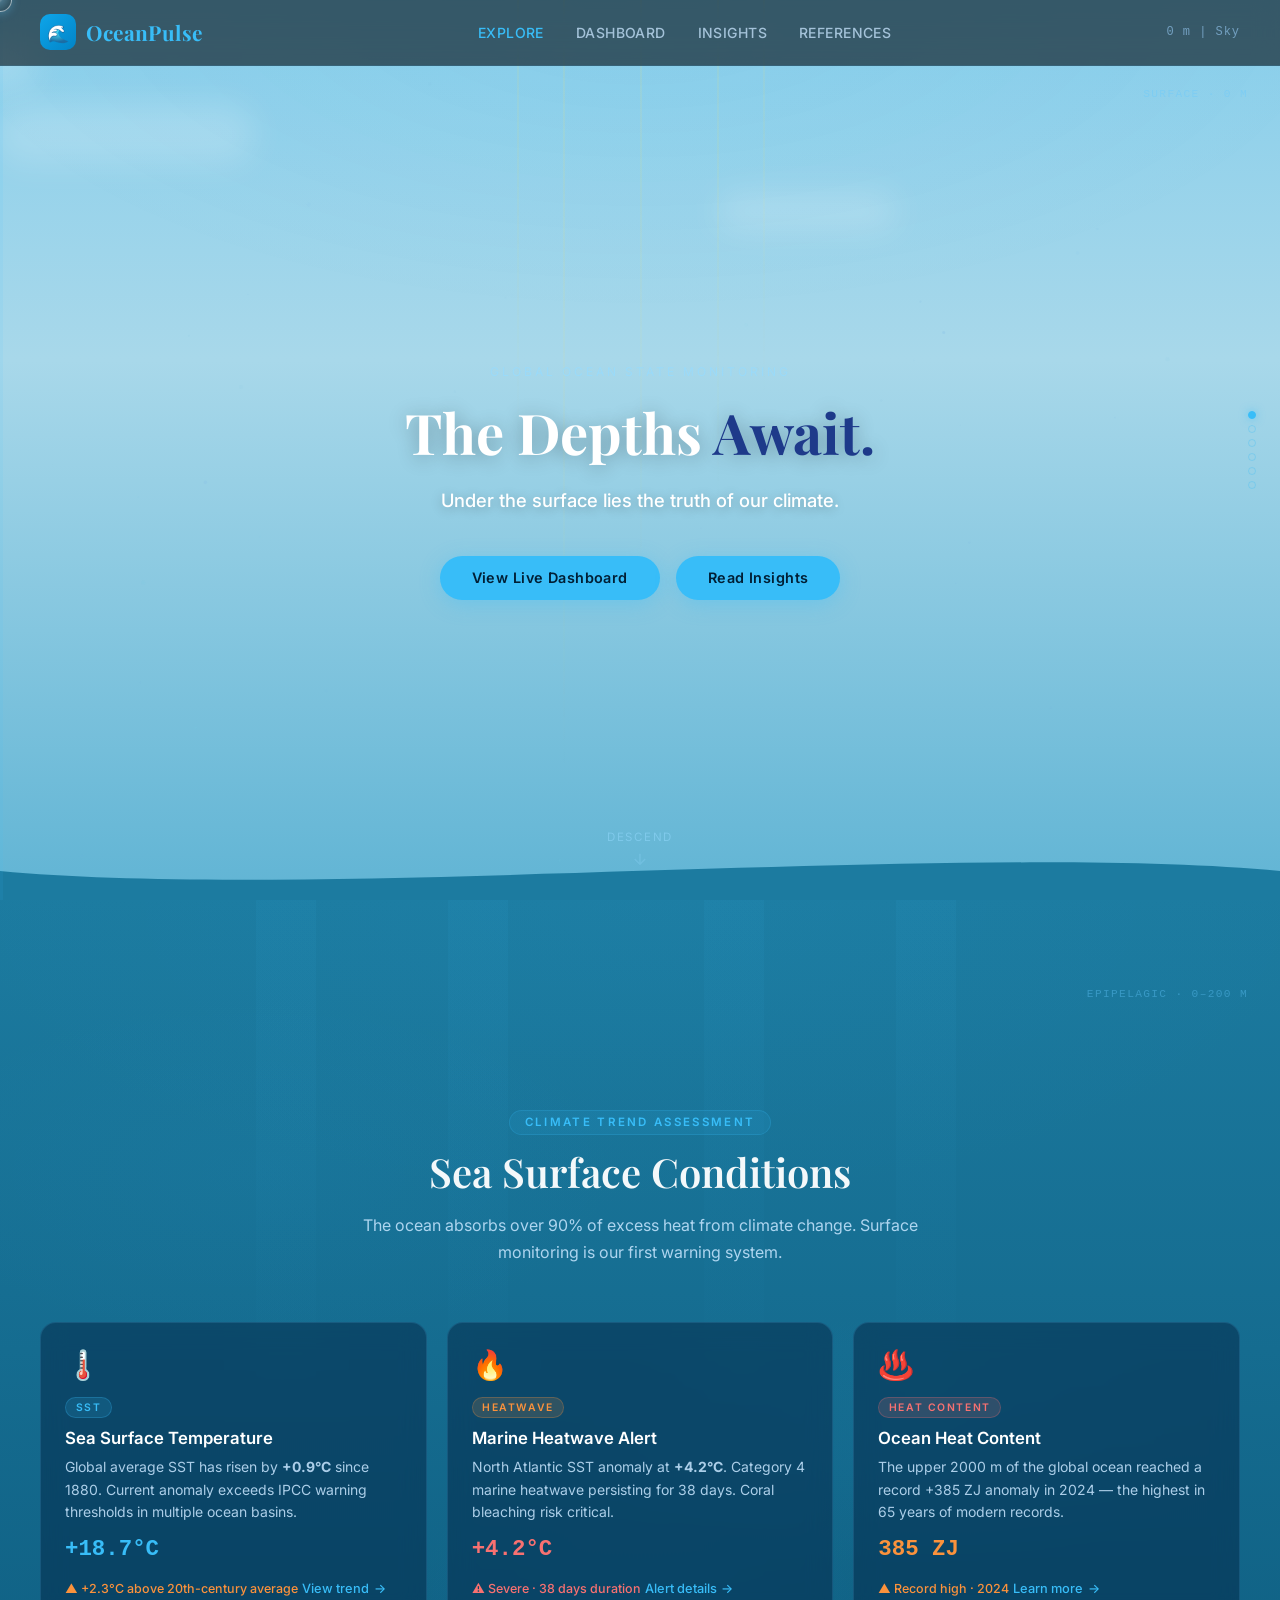
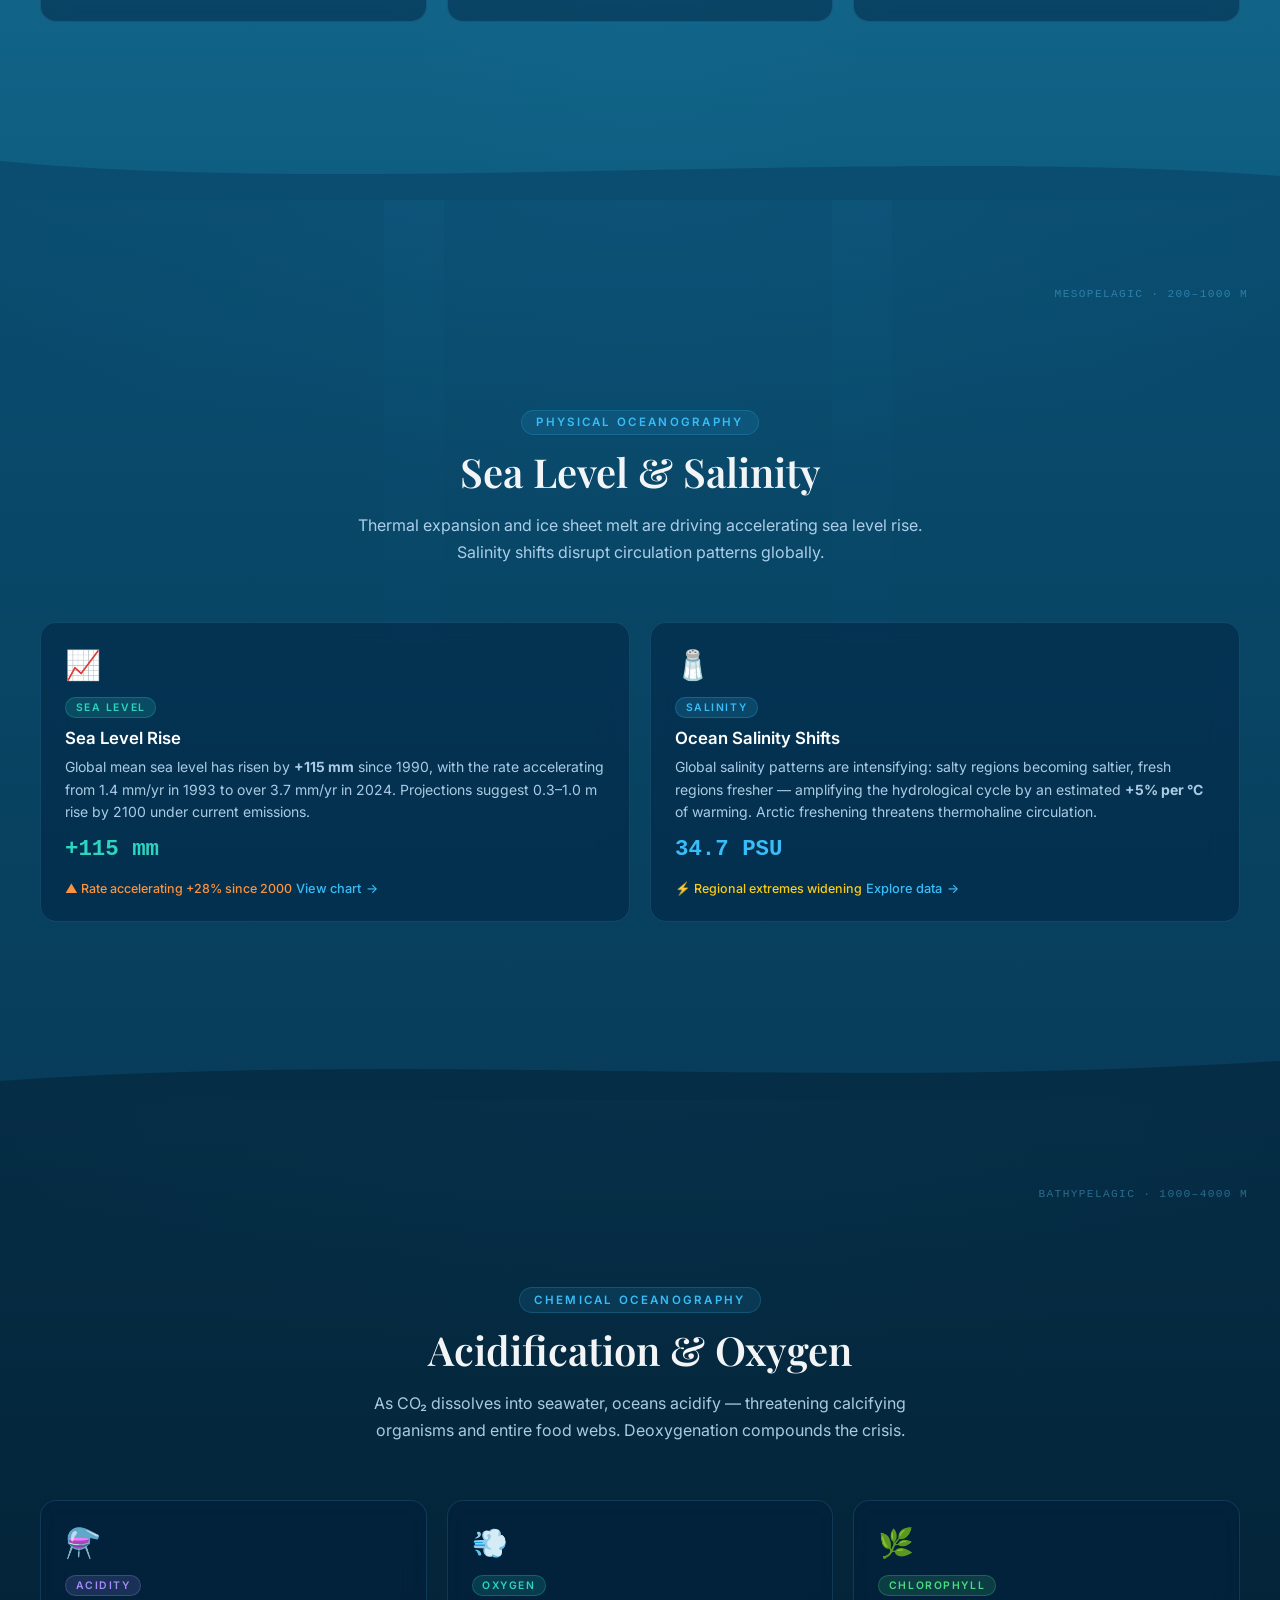
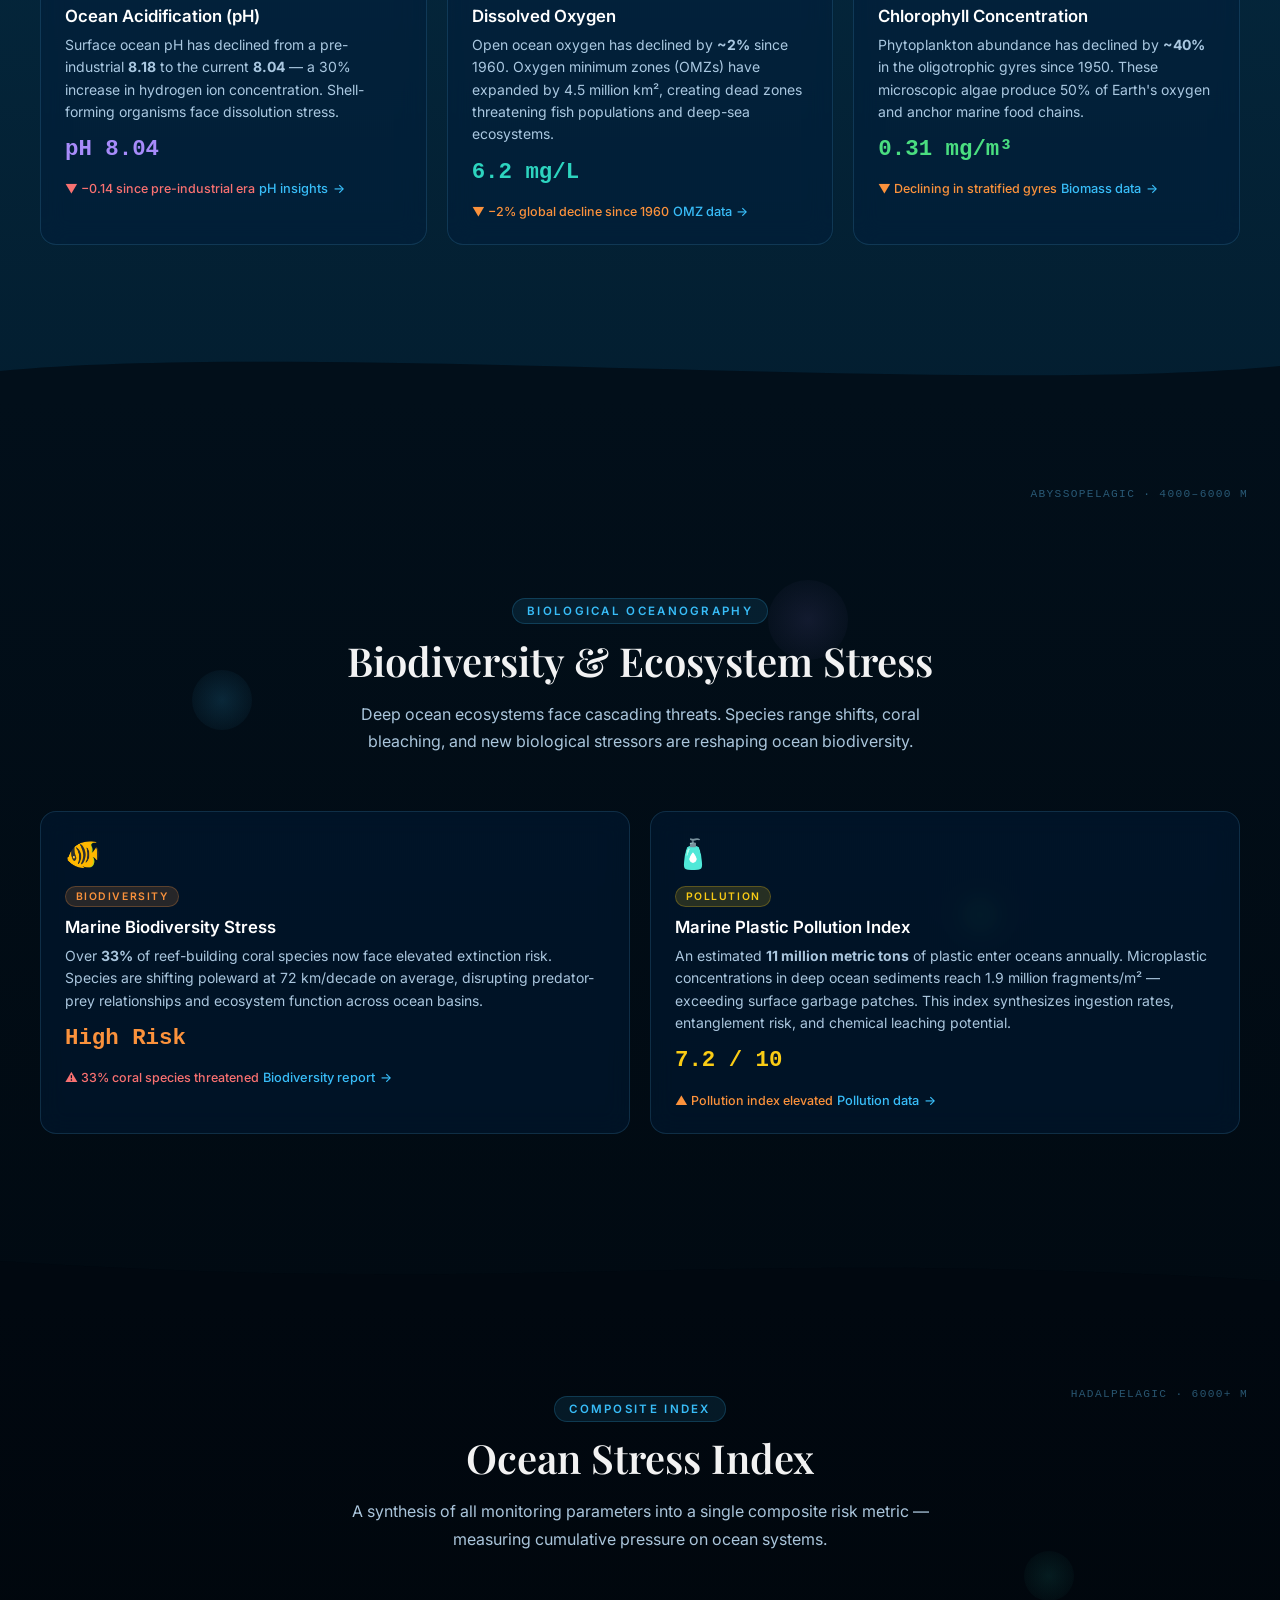
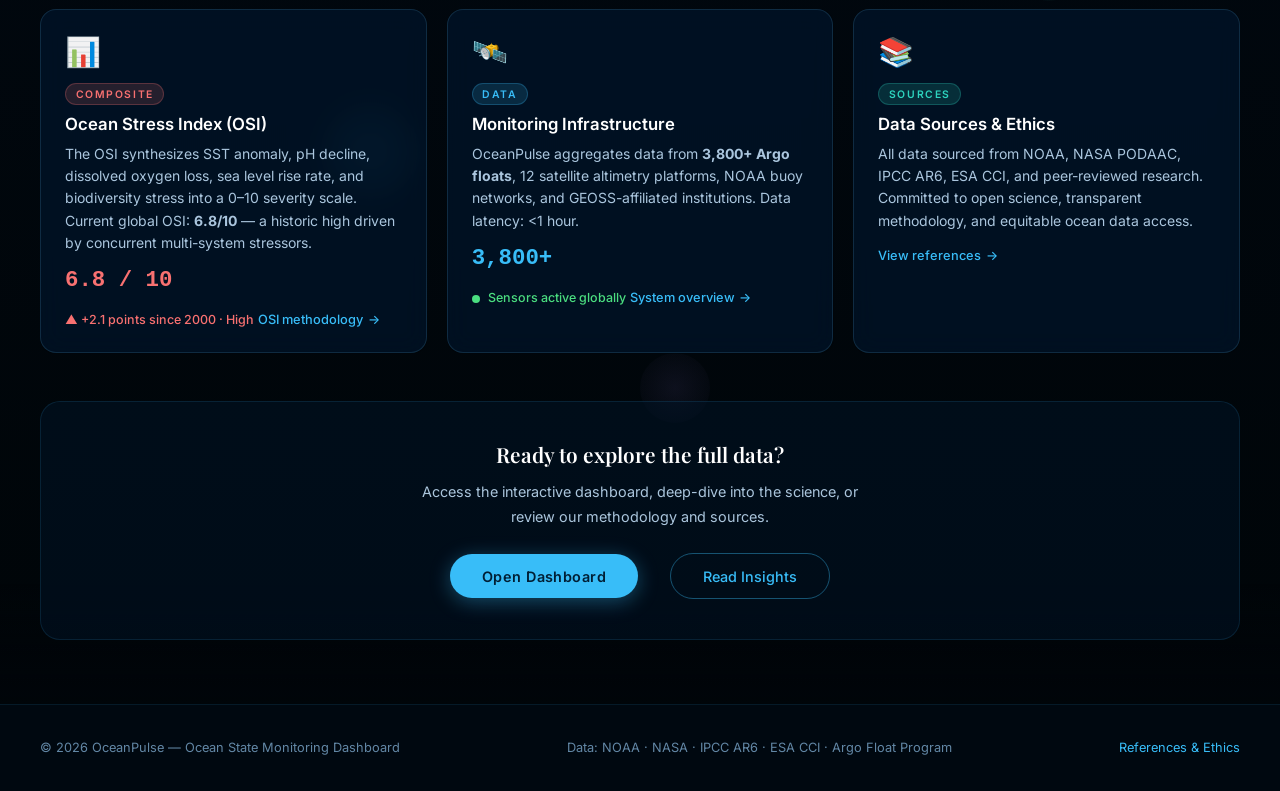
<file: index.html>
<!doctype html>
<html lang="en">
  <head>
    <meta charset="UTF-8" />
    <meta name="viewport" content="width=device-width, initial-scale=1.0" />
    <title>OceanPulse – Ocean State Monitoring Dashboard</title>
    <meta
      name="description"
      content="Descend into the depths. Monitor sea surface temperature, marine heatwaves, acidity, sea level rise, and more."
    />
    <meta
      property="og:title"
      content="OceanPulse – Ocean State Monitoring Dashboard"
    />
    <meta
      property="og:description"
      content="Immersive ocean monitoring from sky to seafloor."
    />
    <link rel="stylesheet" href="css/base.css" />
    <link rel="stylesheet" href="css/layout.css" />
    <link rel="stylesheet" href="css/effects.css" />
    <link rel="stylesheet" href="css/parallax.css" />
  </head>
  <body>
    <div class="custom-cursor"></div>
    <!-- LOADER -->
    <div id="ocean-loader" role="status" aria-live="polite">
      <div class="loader-logo">OceanPulse</div>
      <div class="loader-bar-wrap"><div class="loader-bar"></div></div>
      <div class="loader-text" id="loader-status-text">
        Initializing Ocean State…
      </div>
      <div class="loader-waves">
        <div class="loader-wave-dot"></div>
        <div class="loader-wave-dot"></div>
        <div class="loader-wave-dot"></div>
        <div class="loader-wave-dot"></div>
        <div class="loader-wave-dot"></div>
      </div>
    </div>

    <!-- PARTICLE CANVAS -->
    <canvas id="particle-canvas" aria-hidden="true"></canvas>

    <!-- DEPTH COLOR OVERLAY -->
    <div id="depth-color-overlay" aria-hidden="true"></div>

    <!-- DEPTH PROGRESS BAR -->
    <div id="depth-bar" aria-hidden="true">
      <div id="depth-bar-fill" style="height: 0%"></div>
    </div>

    <!-- PRESSURE GAUGE (section nav) -->
    <nav id="pressure-gauge" aria-label="Section navigation">
      <div class="pressure-node active" title="Sky"></div>
      <div class="pressure-node" title="Ocean Surface"></div>
      <div class="pressure-node" title="Shallow Water"></div>
      <div class="pressure-node" title="Mid Ocean"></div>
      <div class="pressure-node" title="Deep Ocean"></div>
      <div class="pressure-node" title="Seafloor"></div>
    </nav>

    <!-- NAVIGATION -->
    <nav class="ocean-nav" role="navigation">
      <a href="index.html" class="nav-logo">
        <div class="nav-logo-icon">🌊</div>
        OceanPulse
      </a>
      <ul class="nav-links">
        <li><a href="index.html" class="active">Explore</a></li>
        <li><a href="dashboard.html">Dashboard</a></li>
        <li><a href="insights.html">Insights</a></li>
        <li><a href="references.html">References</a></li>
      </ul>
      <div class="nav-depth-indicator" id="nav-depth-label">0 m · Sky</div>
    </nav>

    <!-- ═══════════════════════════════════════
     SECTION 1 — SKY (Hero)
═══════════════════════════════════════ -->
    <section
      id="section-sky"
      class="ocean-section section-sky parallax-scene"
      aria-labelledby="sky-heading"
    >
      <div class="parallax-layer layer-back" aria-hidden="true">
        <div class="sky-cloud cloud-1"></div>
        <div class="sky-cloud cloud-2"></div>
        <div class="sky-cloud cloud-3"></div>
        <!-- Sunrays -->
        <div class="sunray" style="--r: -25deg; height: 80%; left: 45%"></div>
        <div class="sunray" style="--r: -15deg; height: 65%; left: 50%"></div>
        <div class="sunray" style="--r: 5deg; height: 55%; left: 55%"></div>
        <div class="sunray" style="--r: 18deg; height: 45%; left: 58%"></div>
        <div class="sunray" style="--r: -35deg; height: 50%; left: 42%"></div>
      </div>
      <div class="ocean-shimmer" aria-hidden="true"></div>
      <div class="depth-label">Surface · 0 m</div>

      <div class="section-inner">
        <div class="hero-content">
          <div class="hero-eyebrow reveal">Global Ocean State Monitoring</div>
          <h1 id="sky-heading" class="reveal reveal-delay-1">
            The Depths <span>Await.</span><br />
          </h1>
          <p class="hero-sub reveal reveal-delay-2" style="font-size:1.15rem; color:#ffffff; max-width:580px; margin:0 auto 2.5rem; font-weight:500; text-shadow: 0 2px 12px rgba(0,0,0,0.3);">
            Under the surface lies the truth of our climate.
          </p>
          <div
            class="reveal reveal-delay-3"
            style="
              display: flex;
              align-items: center;
              justify-content: center;
              gap: 1rem;
              flex-wrap: wrap;
            "
          >
            <a href="dashboard.html" class="hero-cta">View Live Dashboard</a>
            <a href="insights.html" class="hero-cta">Read Insights</a>
          </div>
        </div>
      </div>

      <!-- Waveform -->
      <div class="hero-waveform" aria-hidden="true"></div>

      <!-- Scroll hint -->
      <div class="scroll-hint" aria-hidden="true">
        <span>Descend</span>
        <svg
          viewBox="0 0 24 24"
          fill="none"
          stroke="currentColor"
          stroke-width="2"
        >
          <path d="M12 5v14M5 12l7 7 7-7" />
        </svg>
      </div>

      <!-- Wave divider -->
      <div class="wave-divider">
        <svg viewBox="0 0 1440 60" preserveAspectRatio="none">
          <path
            d="M0,30 C360,60 1080,0 1440,30 L1440,60 L0,60 Z"
            fill="#1c7ba0"
          />
        </svg>
      </div>
    </section>

    <!-- ═══════════════════════════════════════
     SECTION 2 — OCEAN SURFACE (0–200 m)
═══════════════════════════════════════ -->
    <section
      id="section-surface"
      class="ocean-section section-surface parallax-scene"
      aria-labelledby="surface-heading"
    >
      <div class="light-rays" aria-hidden="true">
        <div
          class="light-ray"
          style="--base: -20deg; --dur: 9s; left: 20%"
        ></div>
        <div
          class="light-ray"
          style="--base: -8deg; --dur: 11s; left: 35%"
        ></div>
        <div class="light-ray" style="--base: 5deg; --dur: 8s; left: 55%"></div>
        <div
          class="light-ray"
          style="--base: 18deg; --dur: 13s; left: 70%"
        ></div>
      </div>
      <div class="ocean-caustics" aria-hidden="true"></div>
      <div class="ocean-shimmer" aria-hidden="true"></div>
      <div class="depth-label">Epipelagic · 0–200 m</div>

      <div class="section-inner">
        <div class="section-hero reveal">
          <div class="eyebrow">Climate Trend Assessment</div>
          <h2 id="surface-heading">Sea Surface Conditions</h2>
          <p>
            The ocean absorbs over 90% of excess heat from climate change.
            Surface monitoring is our first warning system.
          </p>
        </div>

        <div class="card-grid">
          <a
            href="dashboard.html"
            class="blurb-card"
            aria-label="Sea Surface Temperature details"
          >
            <span class="card-icon">🌡️</span>
            <span class="card-tag tag-blue">SST</span>
            <h3>Sea Surface Temperature</h3>
            <p>
              Global average SST has risen by <strong>+0.9°C</strong> since
              1880. Current anomaly exceeds IPCC warning thresholds in multiple
              ocean basins.
            </p>
            <span class="card-value" style="color: #38bdf8">+18.7°C</span>
            <span class="card-change" style="color: #fb923c"
              >▲ +2.3°C above 20th-century average</span
            >
            <span class="card-link">View trend</span>
          </a>

          <a href="dashboard.html" class="blurb-card">
            <span class="card-icon">🔥</span>
            <span class="card-tag tag-orange">Heatwave</span>
            <h3>Marine Heatwave Alert</h3>
            <p>
              North Atlantic SST anomaly at <strong>+4.2°C</strong>. Category 4
              marine heatwave persisting for 38 days. Coral bleaching risk
              critical.
            </p>
            <span class="card-value" style="color: #f87171">+4.2°C</span>
            <span class="card-change" style="color: #f87171"
              >⚠️ Severe · 38 days duration</span
            >
            <span class="card-link">Alert details</span>
          </a>

          <a href="insights.html" class="blurb-card">
            <span class="card-icon">♨️</span>
            <span class="card-tag tag-red">Heat Content</span>
            <h3>Ocean Heat Content</h3>
            <p>
              The upper 2000 m of the global ocean reached a record +385 ZJ
              anomaly in 2024 — the highest in 65 years of modern records.
            </p>
            <span class="card-value" style="color: #fb923c">385 ZJ</span>
            <span class="card-change" style="color: #fb923c"
              >▲ Record high · 2024</span
            >
            <span class="card-link">Learn more</span>
          </a>
        </div>
      </div>

      <div class="wave-divider">
        <svg viewBox="0 0 1440 60" preserveAspectRatio="none">
          <path
            d="M0,20 C400,55 1000,5 1440,35 L1440,60 L0,60 Z"
            fill="#0a4d70"
          />
        </svg>
      </div>
    </section>

    <!-- ═══════════════════════════════════════
     SECTION 3 — SHALLOW (200–1000 m)
═══════════════════════════════════════ -->
    <section
      id="section-shallow"
      class="ocean-section section-shallow parallax-scene"
      aria-labelledby="shallow-heading"
    >
      <div class="light-rays" aria-hidden="true" style="opacity: 0.5">
        <div
          class="light-ray"
          style="--base: -15deg; --dur: 14s; left: 30%"
        ></div>
        <div
          class="light-ray"
          style="--base: 10deg; --dur: 10s; left: 65%"
        ></div>
      </div>
      <div class="ocean-shimmer" aria-hidden="true"></div>
      <div class="depth-label">Mesopelagic · 200–1000 m</div>

      <div class="section-inner">
        <div class="section-hero reveal">
          <div class="eyebrow">Physical Oceanography</div>
          <h2 id="shallow-heading">Sea Level & Salinity</h2>
          <p>
            Thermal expansion and ice sheet melt are driving accelerating sea
            level rise. Salinity shifts disrupt circulation patterns globally.
          </p>
        </div>

        <div class="card-grid card-grid-2">
          <a href="dashboard.html" class="blurb-card">
            <span class="card-icon">📈</span>
            <span class="card-tag tag-teal">Sea Level</span>
            <h3>Sea Level Rise</h3>
            <p>
              Global mean sea level has risen by <strong>+115 mm</strong> since
              1990, with the rate accelerating from 1.4 mm/yr in 1993 to over
              3.7 mm/yr in 2024. Projections suggest 0.3–1.0 m rise by 2100
              under current emissions.
            </p>
            <span class="card-value" style="color: #2dd4bf">+115 mm</span>
            <span class="card-change" style="color: #fb923c"
              >▲ Rate accelerating +28% since 2000</span
            >
            <span class="card-link">View chart</span>
          </a>

          <a href="insights.html" class="blurb-card">
            <span class="card-icon">🧂</span>
            <span class="card-tag tag-blue">Salinity</span>
            <h3>Ocean Salinity Shifts</h3>
            <p>
              Global salinity patterns are intensifying: salty regions becoming
              saltier, fresh regions fresher — amplifying the hydrological cycle
              by an estimated <strong>+5% per °C</strong> of warming. Arctic
              freshening threatens thermohaline circulation.
            </p>
            <span class="card-value" style="color: #38bdf8">34.7 PSU</span>
            <span class="card-change" style="color: #facc15"
              >⚡ Regional extremes widening</span
            >
            <span class="card-link">Explore data</span>
          </a>
        </div>
      </div>

      <div class="wave-divider">
        <svg viewBox="0 0 1440 60" preserveAspectRatio="none">
          <path
            d="M0,40 C500,10 900,50 1440,20 L1440,60 L0,60 Z"
            fill="#052d45"
          />
        </svg>
      </div>
    </section>

    <!-- ═══════════════════════════════════════
     SECTION 4 — MID OCEAN (1000–4000 m)
═══════════════════════════════════════ -->
    <section
      id="section-mid"
      class="ocean-section section-mid parallax-scene"
      aria-labelledby="mid-heading"
    >
      <div class="ocean-shimmer" aria-hidden="true" style="opacity: 0.4"></div>
      <div class="depth-label">Bathypelagic · 1000–4000 m</div>

      <div class="section-inner">
        <div class="section-hero reveal">
          <div class="eyebrow">Chemical Oceanography</div>
          <h2 id="mid-heading">Acidification & Oxygen</h2>
          <p>
            As CO₂ dissolves into seawater, oceans acidify — threatening
            calcifying organisms and entire food webs. Deoxygenation compounds
            the crisis.
          </p>
        </div>

        <div class="card-grid">
          <a href="insights.html" class="blurb-card">
            <span class="card-icon">⚗️</span>
            <span class="card-tag tag-purple">Acidity</span>
            <h3>Ocean Acidification (pH)</h3>
            <p>
              Surface ocean pH has declined from a pre-industrial
              <strong>8.18</strong> to the current <strong>8.04</strong> — a 30%
              increase in hydrogen ion concentration. Shell-forming organisms
              face dissolution stress.
            </p>
            <span class="card-value" style="color: #a78bfa">pH 8.04</span>
            <span class="card-change" style="color: #f87171"
              >▼ −0.14 since pre-industrial era</span
            >
            <span class="card-link">pH insights</span>
          </a>

          <a href="insights.html" class="blurb-card">
            <span class="card-icon">💨</span>
            <span class="card-tag tag-teal">Oxygen</span>
            <h3>Dissolved Oxygen</h3>
            <p>
              Open ocean oxygen has declined by <strong>~2%</strong> since 1960.
              Oxygen minimum zones (OMZs) have expanded by 4.5 million km²,
              creating dead zones threatening fish populations and deep-sea
              ecosystems.
            </p>
            <span class="card-value" style="color: #2dd4bf">6.2 mg/L</span>
            <span class="card-change" style="color: #fb923c"
              >▼ −2% global decline since 1960</span
            >
            <span class="card-link">OMZ data</span>
          </a>

          <a href="insights.html" class="blurb-card">
            <span class="card-icon">🌿</span>
            <span class="card-tag tag-green">Chlorophyll</span>
            <h3>Chlorophyll Concentration</h3>
            <p>
              Phytoplankton abundance has declined by <strong>~40%</strong> in
              the oligotrophic gyres since 1950. These microscopic algae produce
              50% of Earth's oxygen and anchor marine food chains.
            </p>
            <span class="card-value" style="color: #4ade80">0.31 mg/m³</span>
            <span class="card-change" style="color: #fb923c"
              >▼ Declining in stratified gyres</span
            >
            <span class="card-link">Biomass data</span>
          </a>
        </div>
      </div>

      <div class="wave-divider">
        <svg viewBox="0 0 1440 60" preserveAspectRatio="none">
          <path
            d="M0,30 C350,0 1100,55 1440,25 L1440,60 L0,60 Z"
            fill="#020f1a"
          />
        </svg>
      </div>
    </section>

    <!-- ═══════════════════════════════════════
     SECTION 5 — DEEP OCEAN (4000–6000 m)
═══════════════════════════════════════ -->
    <section
      id="section-deep"
      class="ocean-section section-deep parallax-scene"
      aria-labelledby="deep-heading"
    >
      <!-- Bioluminescent particles -->
      <div
        class="biolum"
        style="
          width: 60px;
          height: 60px;
          background: radial-gradient(
            circle,
            rgba(56, 189, 248, 0.15),
            transparent
          );
          top: 30%;
          left: 15%;
          --dur: 5s;
        "
      ></div>
      <div
        class="biolum"
        style="
          width: 40px;
          height: 40px;
          background: radial-gradient(
            circle,
            rgba(74, 222, 128, 0.12),
            transparent
          );
          top: 55%;
          left: 75%;
          --dur: 7s;
        "
      ></div>
      <div
        class="biolum"
        style="
          width: 80px;
          height: 80px;
          background: radial-gradient(
            circle,
            rgba(167, 139, 250, 0.1),
            transparent
          );
          top: 20%;
          left: 60%;
          --dur: 4s;
        "
      ></div>
      <div class="depth-label">Abyssopelagic · 4000–6000 m</div>

      <div class="section-inner">
        <div class="section-hero reveal">
          <div class="eyebrow">Biological Oceanography</div>
          <h2 id="deep-heading">Biodiversity & Ecosystem Stress</h2>
          <p>
            Deep ocean ecosystems face cascading threats. Species range shifts,
            coral bleaching, and new biological stressors are reshaping ocean
            biodiversity.
          </p>
        </div>

        <div class="card-grid card-grid-2">
          <a href="insights.html" class="blurb-card">
            <span class="card-icon">🐠</span>
            <span class="card-tag tag-orange">Biodiversity</span>
            <h3>Marine Biodiversity Stress</h3>
            <p>
              Over <strong>33%</strong> of reef-building coral species now face
              elevated extinction risk. Species are shifting poleward at 72
              km/decade on average, disrupting predator-prey relationships and
              ecosystem function across ocean basins.
            </p>
            <span class="card-value" style="color: #fb923c">High Risk</span>
            <span class="card-change" style="color: #f87171"
              >⚠️ 33% coral species threatened</span
            >
            <span class="card-link">Biodiversity report</span>
          </a>

          <a href="insights.html" class="blurb-card">
            <span class="card-icon">🧴</span>
            <span class="card-tag tag-yellow">Pollution</span>
            <h3>Marine Plastic Pollution Index</h3>
            <p>
              An estimated <strong>11 million metric tons</strong> of plastic
              enter oceans annually. Microplastic concentrations in deep ocean
              sediments reach 1.9 million fragments/m² — exceeding surface
              garbage patches. This index synthesizes ingestion rates,
              entanglement risk, and chemical leaching potential.
            </p>
            <span class="card-value" style="color: #facc15">7.2 / 10</span>
            <span class="card-change" style="color: #fb923c"
              >▲ Pollution index elevated</span
            >
            <span class="card-link">Pollution data</span>
          </a>
        </div>
      </div>

      <div class="wave-divider">
        <svg viewBox="0 0 1440 60" preserveAspectRatio="none">
          <path
            d="M0,20 C600,55 800,5 1440,40 L1440,60 L0,60 Z"
            fill="#010810"
          />
        </svg>
      </div>
    </section>

    <!-- ═══════════════════════════════════════
     SECTION 6 — SEAFLOOR
═══════════════════════════════════════ -->
    <section
      id="section-floor"
      class="ocean-section section-floor parallax-scene"
      aria-labelledby="floor-heading"
    >
      <!-- Deep bioluminescence -->
      <div
        class="biolum"
        style="
          width: 100px;
          height: 100px;
          background: radial-gradient(
            circle,
            rgba(56, 189, 248, 0.08),
            transparent
          );
          top: 40%;
          left: 25%;
          --dur: 8s;
        "
      ></div>
      <div
        class="biolum"
        style="
          width: 50px;
          height: 50px;
          background: radial-gradient(
            circle,
            rgba(45, 212, 191, 0.1),
            transparent
          );
          top: 25%;
          left: 80%;
          --dur: 6s;
        "
      ></div>
      <div
        class="biolum"
        style="
          width: 70px;
          height: 70px;
          background: radial-gradient(
            circle,
            rgba(167, 139, 250, 0.08),
            transparent
          );
          top: 65%;
          left: 50%;
          --dur: 9s;
        "
      ></div>
      <div class="sediment" aria-hidden="true"></div>
      <div class="depth-label">Hadalpelagic · 6000+ m</div>

      <div class="section-inner">
        <div class="section-hero reveal">
          <div class="eyebrow">Composite Index</div>
          <h2 id="floor-heading">Ocean Stress Index</h2>
          <p>
            A synthesis of all monitoring parameters into a single composite
            risk metric — measuring cumulative pressure on ocean systems.
          </p>
        </div>

        <div class="card-grid">
          <div class="blurb-card">
            <span class="card-icon">📊</span>
            <span class="card-tag tag-red">Composite</span>
            <h3>Ocean Stress Index (OSI)</h3>
            <p>
              The OSI synthesizes SST anomaly, pH decline, dissolved oxygen
              loss, sea level rise rate, and biodiversity stress into a 0–10
              severity scale. Current global OSI: <strong>6.8/10</strong> — a
              historic high driven by concurrent multi-system stressors.
            </p>
            <span class="card-value" style="color: #f87171">6.8 / 10</span>
            <span class="card-change" style="color: #f87171"
              >▲ +2.1 points since 2000 · High</span
            >
            <span class="card-link">OSI methodology</span>
          </div>

          <a href="dashboard.html" class="blurb-card">
            <span class="card-icon">🛰️</span>
            <span class="card-tag tag-blue">Data</span>
            <h3>Monitoring Infrastructure</h3>
            <p>
              OceanPulse aggregates data from
              <strong>3,800+ Argo floats</strong>, 12 satellite altimetry
              platforms, NOAA buoy networks, and GEOSS-affiliated institutions.
              Data latency: &lt;1 hour.
            </p>
            <span class="card-value" style="color: #38bdf8">3,800+</span>
            <span class="card-change" style="color: #4ade80"
              ><span class="live-dot"></span> Sensors active globally</span
            >
            <span class="card-link">System overview</span>
          </a>

          <a href="references.html" class="blurb-card">
            <span class="card-icon">📚</span>
            <span class="card-tag tag-teal">Sources</span>
            <h3>Data Sources & Ethics</h3>
            <p>
              All data sourced from NOAA, NASA PODAAC, IPCC AR6, ESA CCI, and
              peer-reviewed research. Committed to open science, transparent
              methodology, and equitable ocean data access.
            </p>
            <span class="card-link">View references</span>
          </a>
        </div>

        <!-- Final CTA -->
        <div
          class="reveal"
          style="
            text-align: center;
            margin-top: 3rem;
            padding: 2.5rem;
            background: rgba(0, 20, 40, 0.5);
            border: 1px solid rgba(56, 189, 248, 0.12);
            border-radius: 20px;
          "
        >
          <h3 style="font-size: 1.3rem; color: white; margin-bottom: 0.8rem">
            Ready to explore the full data?
          </h3>
          <p style="max-width: 480px; margin: 0 auto 1.5rem; font-size: 0.9rem">
            Access the interactive dashboard, deep-dive into the science, or
            review our methodology and sources.
          </p>
          <div
            style="
              display: flex;
              align-items: center;
              justify-content: center;
              gap: 1rem;
              flex-wrap: wrap;
            "
          >
            <a href="dashboard.html" class="hero-cta">Open Dashboard</a>
            <a href="insights.html" class="hero-cta-ghost">Read Insights</a>
          </div>
        </div>
      </div>
    </section>

    <!-- FOOTER -->
    <footer class="ocean-footer">
      <p>© 2026 OceanPulse — Ocean State Monitoring Dashboard</p>
      <p>Data: NOAA · NASA · IPCC AR6 · ESA CCI · Argo Float Program</p>
      <p><a href="references.html">References & Ethics</a></p>
    </footer>

    <script src="js/loader.js"></script>
    <script src="js/scroll.js"></script>
    <script src="js/parallax.js"></script>
    <script src="js/cursor.js"></script>
  </body>
</html>
</file>
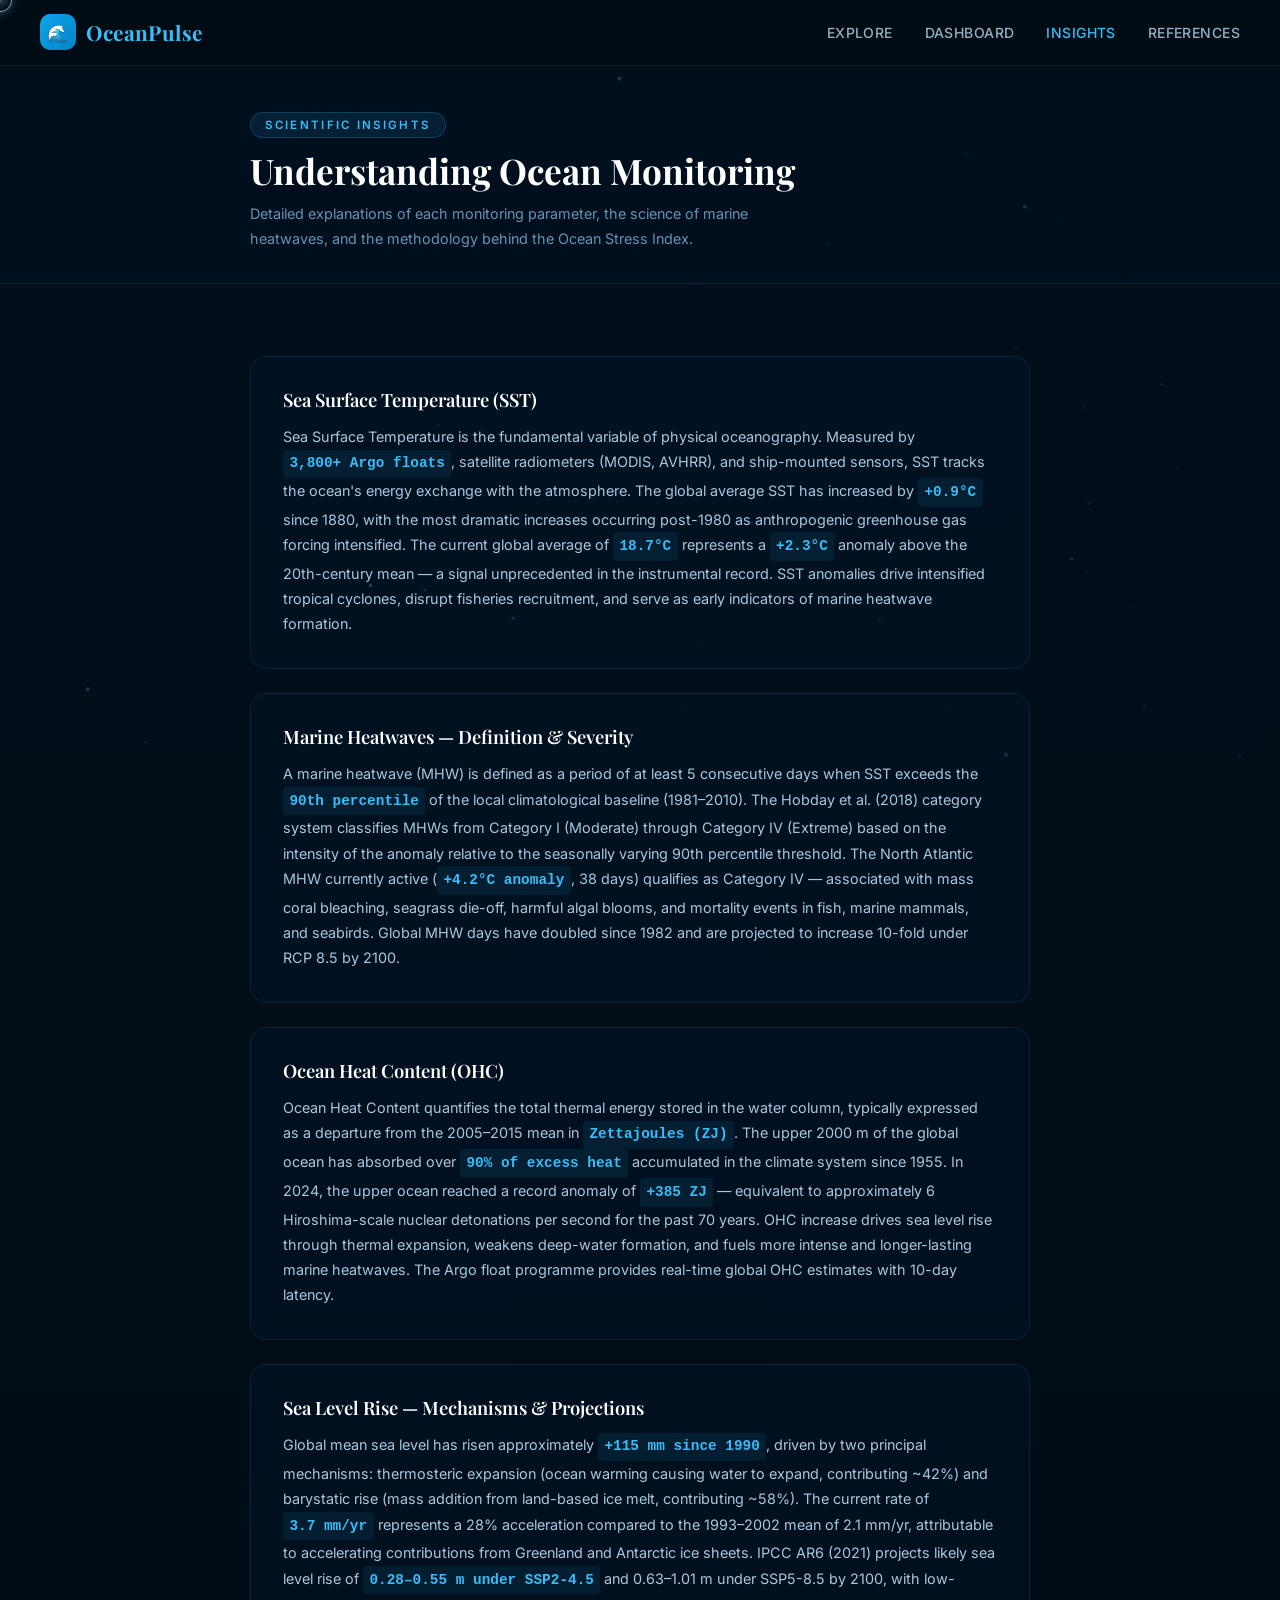
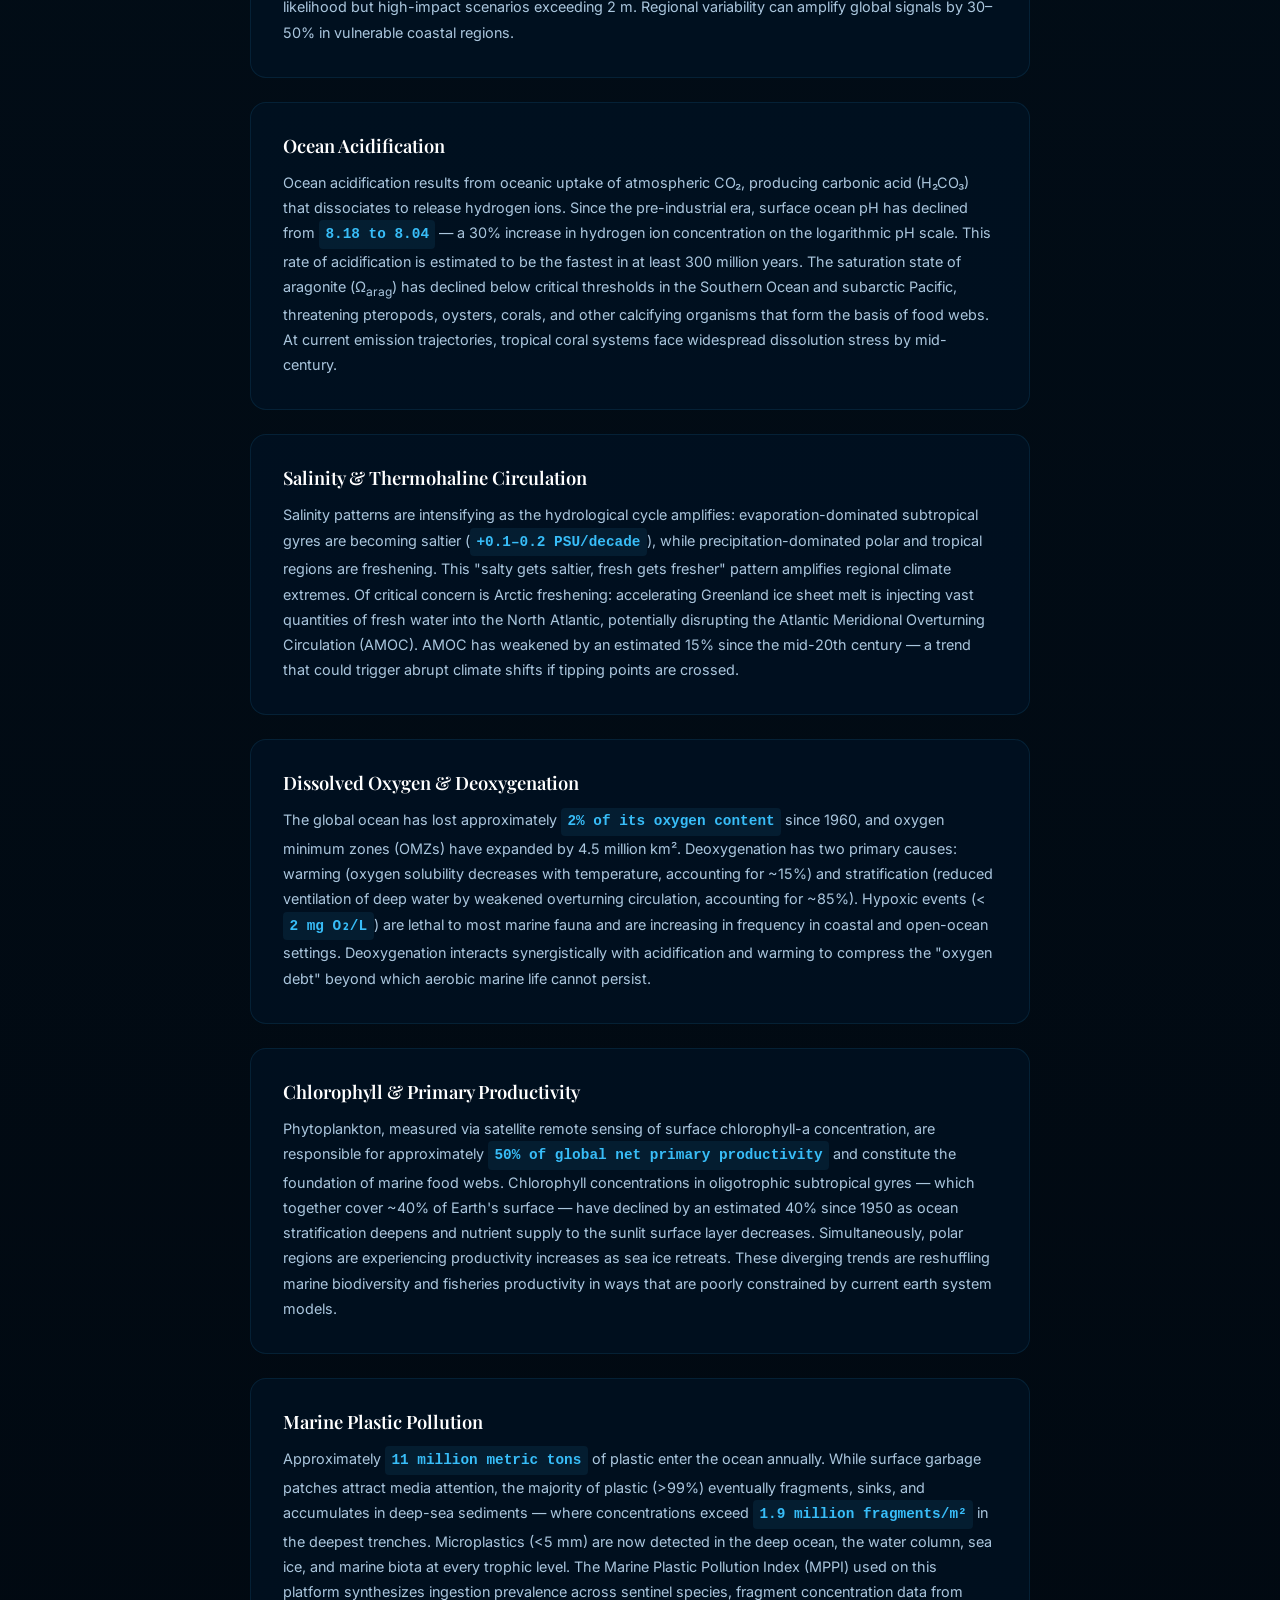
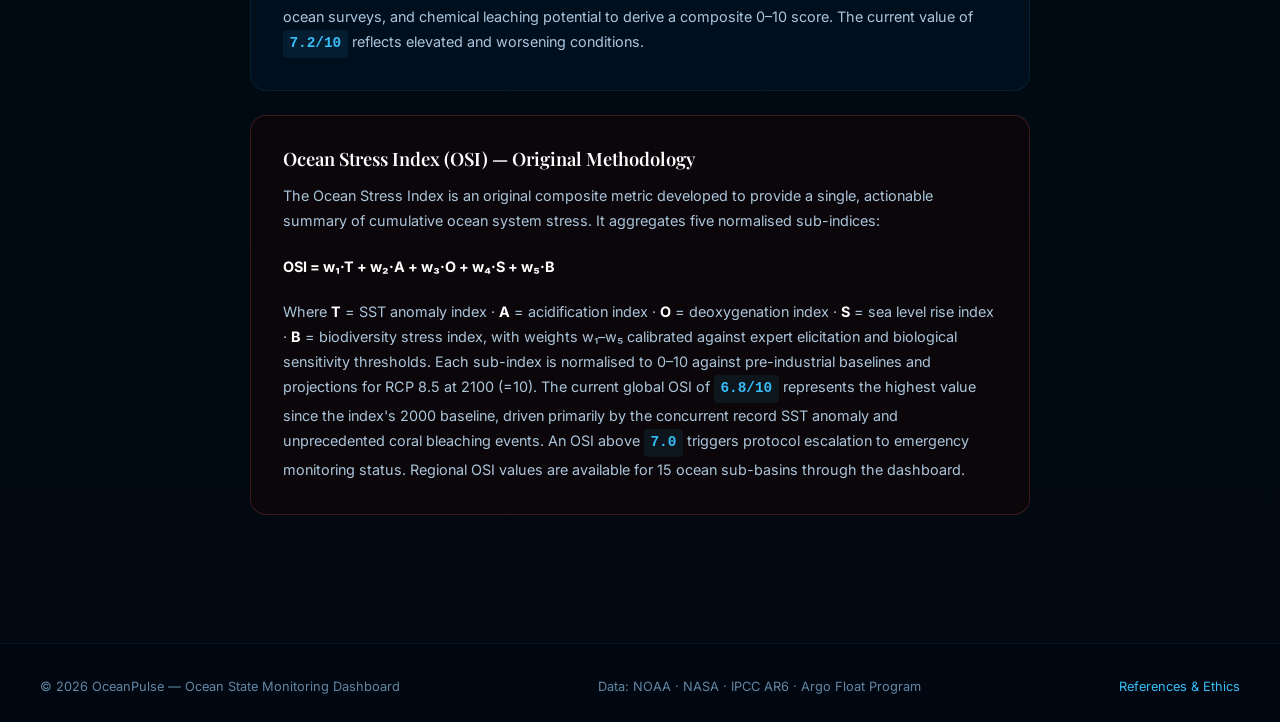
<file: insights.html>
<!DOCTYPE html>
<html lang="en">
<head>
  <meta charset="UTF-8" />
  <meta name="viewport" content="width=device-width, initial-scale=1.0" />
  <title>Insights – OceanPulse</title>
  <meta name="description" content="Scientific insights into ocean monitoring parameters — SST, marine heatwaves, sea level rise, acidification, and the Ocean Stress Index." />
  <link rel="stylesheet" href="css/base.css" />
  <link rel="stylesheet" href="css/layout.css" />
  <link rel="stylesheet" href="css/effects.css" />
</head>
<body style="background:linear-gradient(180deg,#020f1a 0%,#010810 100%);">

<div class="custom-cursor"></div>

<canvas id="particle-canvas" aria-hidden="true"></canvas>

<nav class="ocean-nav scrolled" role="navigation">
  <a href="index.html" class="nav-logo">
    <div class="nav-logo-icon">🌊</div>
    OceanPulse
  </a>
  <ul class="nav-links">
    <li><a href="index.html">Explore</a></li>
    <li><a href="dashboard.html">Dashboard</a></li>
    <li><a href="insights.html" class="active">Insights</a></li>
    <li><a href="references.html">References</a></li>
  </ul>
</nav>

<div class="page-wrapper">
  <div class="page-header">
    <div style="max-width:780px;margin:0 auto;">
      <div class="eyebrow" style="display:inline-block;font-size:0.72rem;font-weight:600;letter-spacing:0.2em;text-transform:uppercase;color:var(--accent-cyan);margin-bottom:0.8rem;padding:0.3rem 0.9rem;background:rgba(56,189,248,0.1);border:1px solid rgba(56,189,248,0.2);border-radius:999px;">Scientific Insights</div>
      <h1 style="font-size:clamp(1.5rem,3.5vw,2.2rem);color:white;margin-bottom:0.6rem;">Understanding Ocean Monitoring</h1>
      <p style="font-size:0.9rem;color:rgba(140,190,230,0.75);max-width:560px;">
        Detailed explanations of each monitoring parameter, the science of marine heatwaves, and the methodology behind the Ocean Stress Index.
      </p>
    </div>
  </div>

  <div class="page-content">
    <div class="insights-section">

      <div class="insight-block reveal">
        <h3> Sea Surface Temperature (SST)</h3>
        <p>
          Sea Surface Temperature is the fundamental variable of physical oceanography. Measured by <span class="insight-metric">3,800+ Argo floats</span>, satellite radiometers (MODIS, AVHRR), and ship-mounted sensors, SST tracks the ocean's energy exchange with the atmosphere. The global average SST has increased by <span class="insight-metric">+0.9°C</span> since 1880, with the most dramatic increases occurring post-1980 as anthropogenic greenhouse gas forcing intensified. The current global average of <span class="insight-metric">18.7°C</span> represents a <span class="insight-metric">+2.3°C</span> anomaly above the 20th-century mean — a signal unprecedented in the instrumental record. SST anomalies drive intensified tropical cyclones, disrupt fisheries recruitment, and serve as early indicators of marine heatwave formation.
        </p>
      </div>

      <div class="insight-block reveal reveal-delay-1">
        <h3> Marine Heatwaves — Definition & Severity</h3>
        <p>
          A marine heatwave (MHW) is defined as a period of at least 5 consecutive days when SST exceeds the <span class="insight-metric">90th percentile</span> of the local climatological baseline (1981–2010). The Hobday et al. (2018) category system classifies MHWs from Category I (Moderate) through Category IV (Extreme) based on the intensity of the anomaly relative to the seasonally varying 90th percentile threshold. The North Atlantic MHW currently active (<span class="insight-metric">+4.2°C anomaly</span>, 38 days) qualifies as Category IV — associated with mass coral bleaching, seagrass die-off, harmful algal blooms, and mortality events in fish, marine mammals, and seabirds. Global MHW days have doubled since 1982 and are projected to increase 10-fold under RCP 8.5 by 2100.
        </p>
      </div>

      <div class="insight-block reveal">
        <h3> Ocean Heat Content (OHC)</h3>
        <p>
          Ocean Heat Content quantifies the total thermal energy stored in the water column, typically expressed as a departure from the 2005–2015 mean in <span class="insight-metric">Zettajoules (ZJ)</span>. The upper 2000 m of the global ocean has absorbed over <span class="insight-metric">90% of excess heat</span> accumulated in the climate system since 1955. In 2024, the upper ocean reached a record anomaly of <span class="insight-metric">+385 ZJ</span> — equivalent to approximately 6 Hiroshima-scale nuclear detonations per second for the past 70 years. OHC increase drives sea level rise through thermal expansion, weakens deep-water formation, and fuels more intense and longer-lasting marine heatwaves. The Argo float programme provides real-time global OHC estimates with 10-day latency.
        </p>
      </div>

      <div class="insight-block reveal reveal-delay-1">
        <h3> Sea Level Rise — Mechanisms & Projections</h3>
        <p>
          Global mean sea level has risen approximately <span class="insight-metric">+115 mm since 1990</span>, driven by two principal mechanisms: thermosteric expansion (ocean warming causing water to expand, contributing ~42%) and barystatic rise (mass addition from land-based ice melt, contributing ~58%). The current rate of <span class="insight-metric">3.7 mm/yr</span> represents a 28% acceleration compared to the 1993–2002 mean of 2.1 mm/yr, attributable to accelerating contributions from Greenland and Antarctic ice sheets. IPCC AR6 (2021) projects likely sea level rise of <span class="insight-metric">0.28–0.55 m under SSP2-4.5</span> and 0.63–1.01 m under SSP5-8.5 by 2100, with low-likelihood but high-impact scenarios exceeding 2 m. Regional variability can amplify global signals by 30–50% in vulnerable coastal regions.
        </p>
      </div>

      <div class="insight-block reveal">
        <h3> Ocean Acidification</h3>
        <p>
          Ocean acidification results from oceanic uptake of atmospheric CO₂, producing carbonic acid (H₂CO₃) that dissociates to release hydrogen ions. Since the pre-industrial era, surface ocean pH has declined from <span class="insight-metric">8.18 to 8.04</span> — a 30% increase in hydrogen ion concentration on the logarithmic pH scale. This rate of acidification is estimated to be the fastest in at least 300 million years. The saturation state of aragonite (Ω<sub>arag</sub>) has declined below critical thresholds in the Southern Ocean and subarctic Pacific, threatening pteropods, oysters, corals, and other calcifying organisms that form the basis of food webs. At current emission trajectories, tropical coral systems face widespread dissolution stress by mid-century.
        </p>
      </div>

      <div class="insight-block reveal reveal-delay-1">
        <h3> Salinity & Thermohaline Circulation</h3>
        <p>
          Salinity patterns are intensifying as the hydrological cycle amplifies: evaporation-dominated subtropical gyres are becoming saltier (<span class="insight-metric">+0.1–0.2 PSU/decade</span>), while precipitation-dominated polar and tropical regions are freshening. This "salty gets saltier, fresh gets fresher" pattern amplifies regional climate extremes. Of critical concern is Arctic freshening: accelerating Greenland ice sheet melt is injecting vast quantities of fresh water into the North Atlantic, potentially disrupting the Atlantic Meridional Overturning Circulation (AMOC). AMOC has weakened by an estimated 15% since the mid-20th century — a trend that could trigger abrupt climate shifts if tipping points are crossed.
        </p>
      </div>

      <div class="insight-block reveal">
        <h3> Dissolved Oxygen & Deoxygenation</h3>
        <p>
          The global ocean has lost approximately <span class="insight-metric">2% of its oxygen content</span> since 1960, and oxygen minimum zones (OMZs) have expanded by 4.5 million km². Deoxygenation has two primary causes: warming (oxygen solubility decreases with temperature, accounting for ~15%) and stratification (reduced ventilation of deep water by weakened overturning circulation, accounting for ~85%). Hypoxic events (&lt;<span class="insight-metric">2 mg O₂/L</span>) are lethal to most marine fauna and are increasing in frequency in coastal and open-ocean settings. Deoxygenation interacts synergistically with acidification and warming to compress the "oxygen debt" beyond which aerobic marine life cannot persist.
        </p>
      </div>

      <div class="insight-block reveal reveal-delay-1">
        <h3> Chlorophyll & Primary Productivity</h3>
        <p>
          Phytoplankton, measured via satellite remote sensing of surface chlorophyll-a concentration, are responsible for approximately <span class="insight-metric">50% of global net primary productivity</span> and constitute the foundation of marine food webs. Chlorophyll concentrations in oligotrophic subtropical gyres — which together cover ~40% of Earth's surface — have declined by an estimated 40% since 1950 as ocean stratification deepens and nutrient supply to the sunlit surface layer decreases. Simultaneously, polar regions are experiencing productivity increases as sea ice retreats. These diverging trends are reshuffling marine biodiversity and fisheries productivity in ways that are poorly constrained by current earth system models.
        </p>
      </div>

      <div class="insight-block reveal">
        <h3> Marine Plastic Pollution</h3>
        <p>
          Approximately <span class="insight-metric">11 million metric tons</span> of plastic enter the ocean annually. While surface garbage patches attract media attention, the majority of plastic (>99%) eventually fragments, sinks, and accumulates in deep-sea sediments — where concentrations exceed <span class="insight-metric">1.9 million fragments/m²</span> in the deepest trenches. Microplastics (&lt;5 mm) are now detected in the deep ocean, the water column, sea ice, and marine biota at every trophic level. The Marine Plastic Pollution Index (MPPI) used on this platform synthesizes ingestion prevalence across sentinel species, fragment concentration data from ocean surveys, and chemical leaching potential to derive a composite 0–10 score. The current value of <span class="insight-metric">7.2/10</span> reflects elevated and worsening conditions.
        </p>
      </div>

      <div class="insight-block reveal reveal-delay-1" style="border-color:rgba(248,113,113,0.2);background:rgba(20,5,5,0.5);">
        <h3> Ocean Stress Index (OSI) — Original Methodology</h3>
        <p>
          The Ocean Stress Index is an original composite metric developed to provide a single, actionable summary of cumulative ocean system stress. It aggregates five normalised sub-indices:
        </p>
        <br/>
        <p>
          <strong style="color:white">OSI = w₁·T + w₂·A + w₃·O + w₄·S + w₅·B</strong>
        </p>
        <br/>
        <p>
          Where <strong style="color:white">T</strong> = SST anomaly index · <strong style="color:white">A</strong> = acidification index · <strong style="color:white">O</strong> = deoxygenation index · <strong style="color:white">S</strong> = sea level rise index · <strong style="color:white">B</strong> = biodiversity stress index, with weights w₁–w₅ calibrated against expert elicitation and biological sensitivity thresholds. Each sub-index is normalised to 0–10 against pre-industrial baselines and projections for RCP 8.5 at 2100 (=10). The current global OSI of <span class="insight-metric">6.8/10</span> represents the highest value since the index's 2000 baseline, driven primarily by the concurrent record SST anomaly and unprecedented coral bleaching events. An OSI above <span class="insight-metric">7.0</span> triggers protocol escalation to emergency monitoring status. Regional OSI values are available for 15 ocean sub-basins through the dashboard.
        </p>
      </div>

    </div>
  </div>

  <footer class="ocean-footer">
    <p>© 2026 OceanPulse — Ocean State Monitoring Dashboard</p>
    <p>Data: NOAA · NASA · IPCC AR6 · Argo Float Program</p>
    <p><a href="references.html">References & Ethics</a></p>
  </footer>
</div>

<script src="js/scroll.js"></script>
<script src="js/parallax.js"></script>
<script src="js/cursor.js"></script>
</body>
</html>
</file>
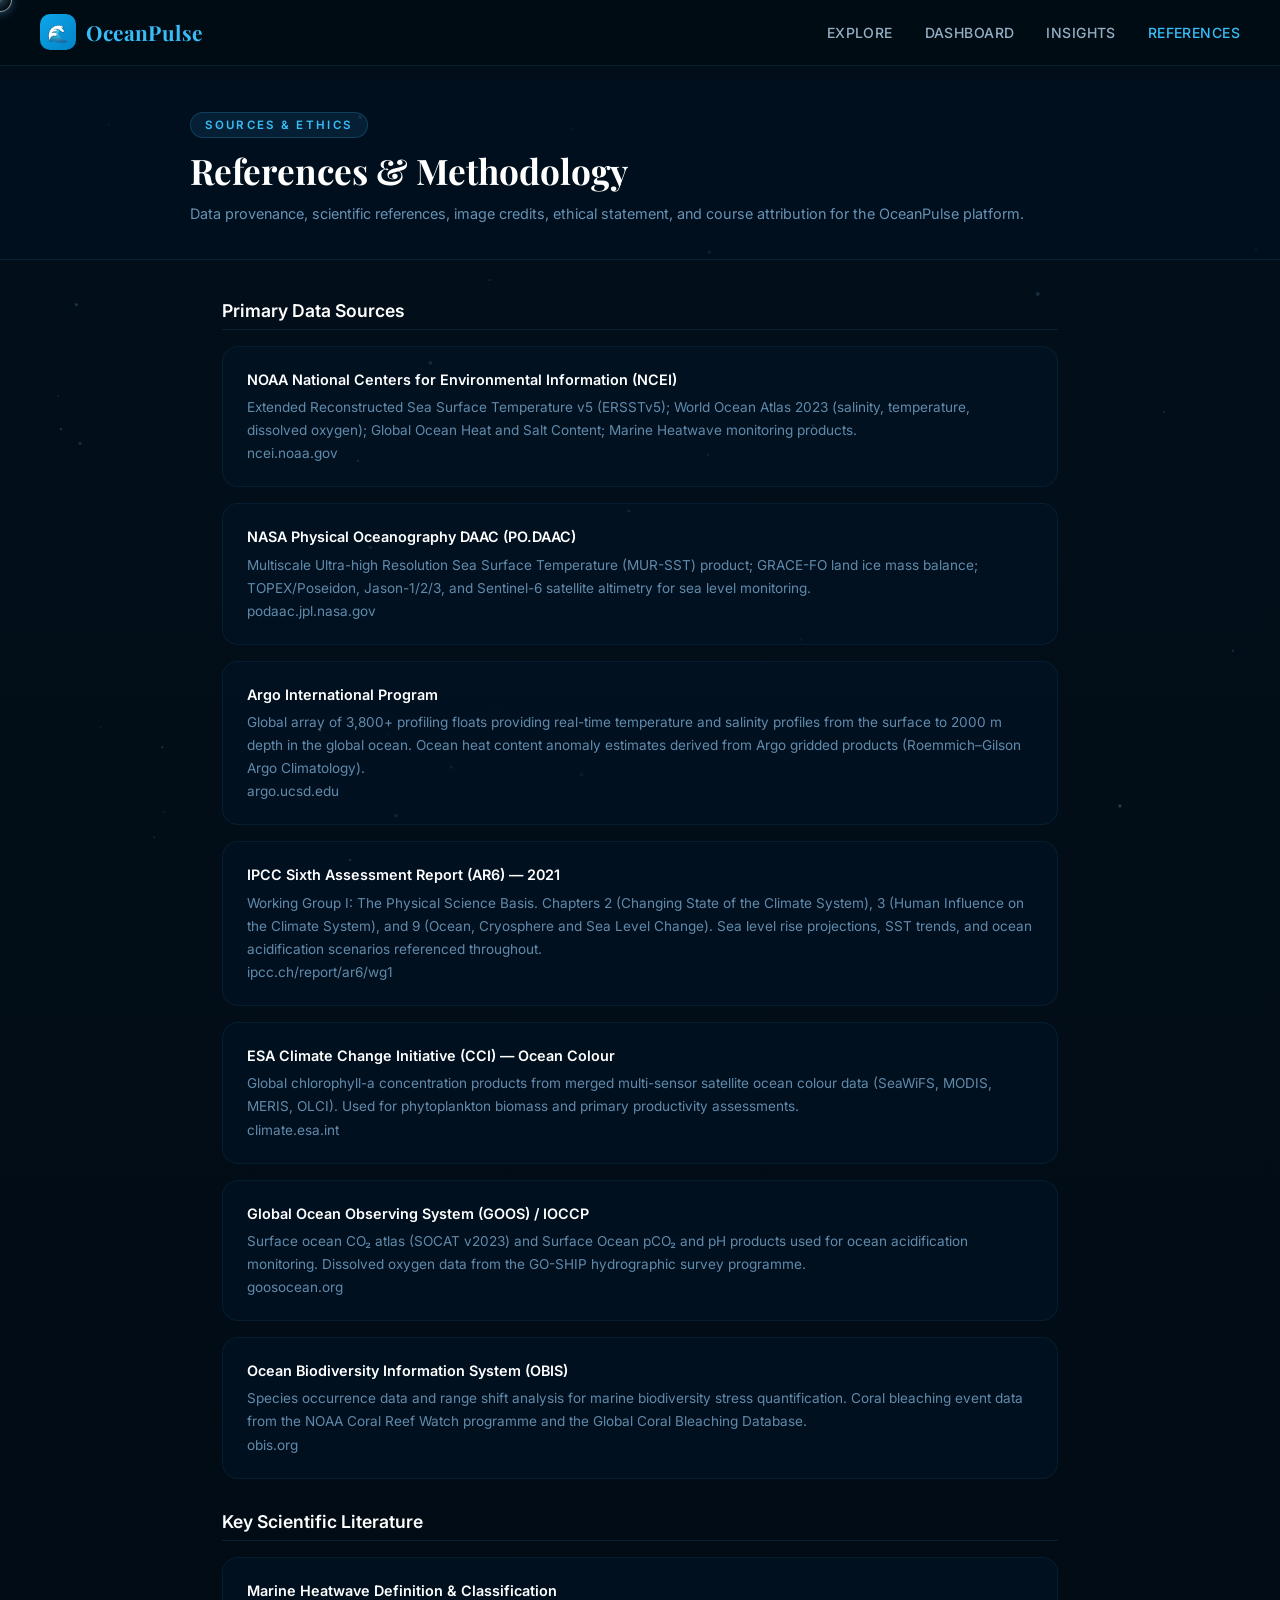
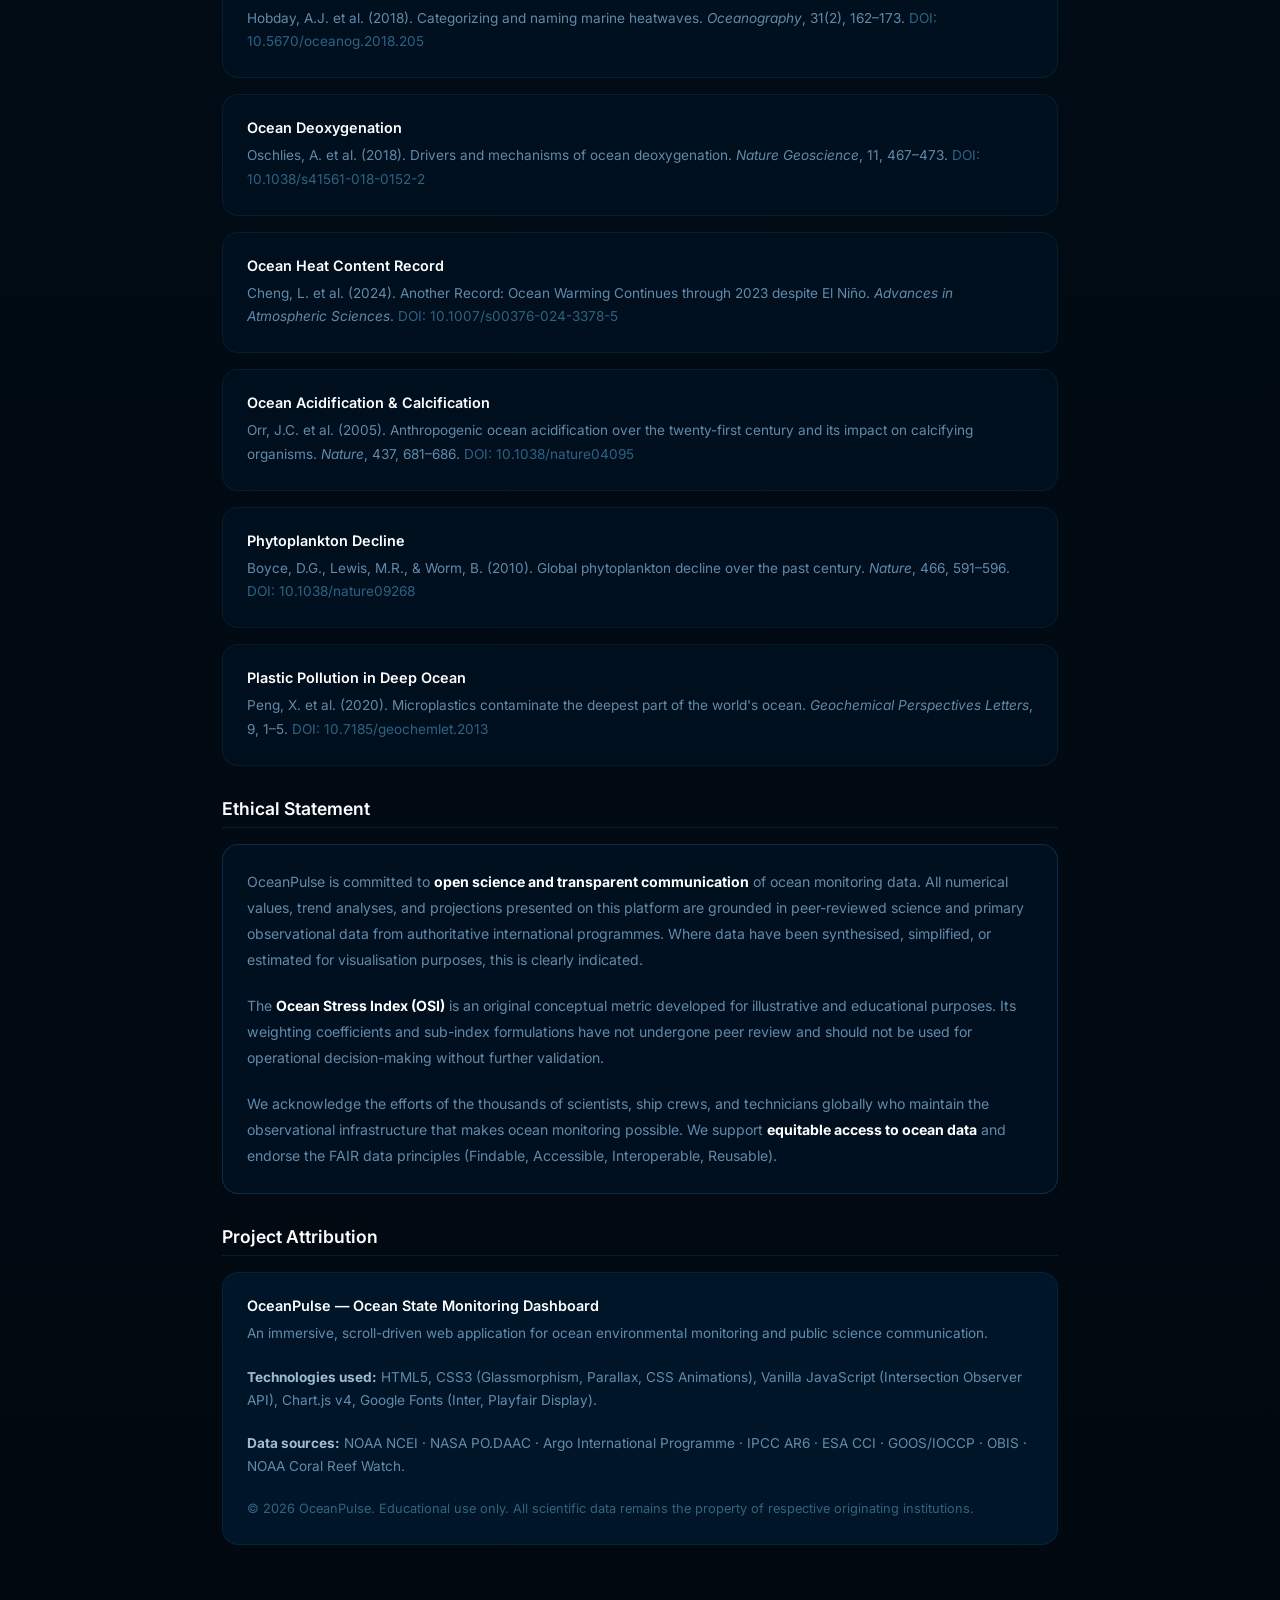
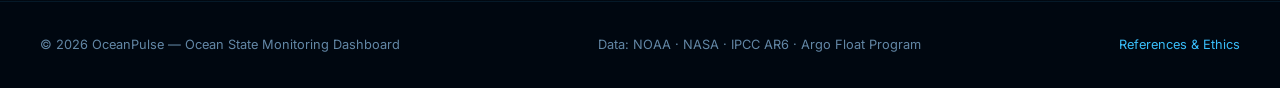
<file: references.html>
<!DOCTYPE html>
<html lang="en">
<head>
  <meta charset="UTF-8" />
  <meta name="viewport" content="width=device-width, initial-scale=1.0" />
  <title>References – OceanPulse</title>
  <meta name="description" content="Data sources, scientific references, methodology, and ethical statement for the OceanPulse Ocean State Monitoring Dashboard." />
  <link rel="stylesheet" href="css/base.css" />
  <link rel="stylesheet" href="css/layout.css" />
  <link rel="stylesheet" href="css/effects.css" />
</head>
<body style="background:linear-gradient(180deg,#020f1a 0%,#010810 100%);">

<div class="custom-cursor"></div>

<canvas id="particle-canvas" aria-hidden="true"></canvas>

<nav class="ocean-nav scrolled" role="navigation">
  <a href="index.html" class="nav-logo">
    <div class="nav-logo-icon">🌊</div>
    OceanPulse
  </a>
  <ul class="nav-links">
    <li><a href="index.html">Explore</a></li>
    <li><a href="dashboard.html">Dashboard</a></li>
    <li><a href="insights.html">Insights</a></li>
    <li><a href="references.html" class="active">References</a></li>
  </ul>
</nav>

<div class="page-wrapper">
  <div class="page-header">
    <div style="max-width:900px;margin:0 auto;">
      <div class="eyebrow" style="display:inline-block;font-size:0.72rem;font-weight:600;letter-spacing:0.2em;text-transform:uppercase;color:var(--accent-cyan);margin-bottom:0.8rem;padding:0.3rem 0.9rem;background:rgba(56,189,248,0.1);border:1px solid rgba(56,189,248,0.2);border-radius:999px;">Sources & Ethics</div>
      <h1 style="font-size:clamp(1.5rem,3.5vw,2.2rem);color:white;margin-bottom:0.6rem;">References & Methodology</h1>
      <p style="font-size:0.9rem;color:rgba(140,190,230,0.75);">
        Data provenance, scientific references, image credits, ethical statement, and course attribution for the OceanPulse platform.
      </p>
    </div>
  </div>

  <div class="page-content" style="max-width:900px;">

    <!-- Primary data sources -->
    <h2 style="font-size:1.1rem;font-family:var(--font-body);font-weight:600;color:white;margin-bottom:1rem;padding-bottom:0.5rem;border-bottom:1px solid rgba(56,189,248,0.12);">
      Primary Data Sources
    </h2>

    <div class="ref-block reveal">
      <h4>NOAA National Centers for Environmental Information (NCEI)</h4>
      <p>Extended Reconstructed Sea Surface Temperature v5 (ERSSTv5); World Ocean Atlas 2023 (salinity, temperature, dissolved oxygen); Global Ocean Heat and Salt Content; Marine Heatwave monitoring products.</p>
      <a href="https://www.ncei.noaa.gov/" target="_blank" rel="noopener">ncei.noaa.gov</a>
    </div>

    <div class="ref-block reveal reveal-delay-1">
      <h4>NASA Physical Oceanography DAAC (PO.DAAC)</h4>
      <p>Multiscale Ultra-high Resolution Sea Surface Temperature (MUR-SST) product; GRACE-FO land ice mass balance; TOPEX/Poseidon, Jason-1/2/3, and Sentinel-6 satellite altimetry for sea level monitoring.</p>
      <a href="https://podaac.jpl.nasa.gov/" target="_blank" rel="noopener">podaac.jpl.nasa.gov</a>
    </div>

    <div class="ref-block reveal">
      <h4>Argo International Program</h4>
      <p>Global array of 3,800+ profiling floats providing real-time temperature and salinity profiles from the surface to 2000 m depth in the global ocean. Ocean heat content anomaly estimates derived from Argo gridded products (Roemmich–Gilson Argo Climatology).</p>
      <a href="https://argo.ucsd.edu/" target="_blank" rel="noopener">argo.ucsd.edu</a>
    </div>

    <div class="ref-block reveal reveal-delay-1">
      <h4>IPCC Sixth Assessment Report (AR6) — 2021</h4>
      <p>Working Group I: The Physical Science Basis. Chapters 2 (Changing State of the Climate System), 3 (Human Influence on the Climate System), and 9 (Ocean, Cryosphere and Sea Level Change). Sea level rise projections, SST trends, and ocean acidification scenarios referenced throughout.</p>
      <a href="https://www.ipcc.ch/report/ar6/wg1/" target="_blank" rel="noopener">ipcc.ch/report/ar6/wg1</a>
    </div>

    <div class="ref-block reveal">
      <h4>ESA Climate Change Initiative (CCI) — Ocean Colour</h4>
      <p>Global chlorophyll-a concentration products from merged multi-sensor satellite ocean colour data (SeaWiFS, MODIS, MERIS, OLCI). Used for phytoplankton biomass and primary productivity assessments.</p>
      <a href="https://climate.esa.int/en/projects/ocean-colour/" target="_blank" rel="noopener">climate.esa.int</a>
    </div>

    <div class="ref-block reveal reveal-delay-1">
      <h4>Global Ocean Observing System (GOOS) / IOCCP</h4>
      <p>Surface ocean CO₂ atlas (SOCAT v2023) and Surface Ocean pCO₂ and pH products used for ocean acidification monitoring. Dissolved oxygen data from the GO-SHIP hydrographic survey programme.</p>
      <a href="https://www.goosocean.org/" target="_blank" rel="noopener">goosocean.org</a>
    </div>

    <div class="ref-block reveal">
      <h4>Ocean Biodiversity Information System (OBIS)</h4>
      <p>Species occurrence data and range shift analysis for marine biodiversity stress quantification. Coral bleaching event data from the NOAA Coral Reef Watch programme and the Global Coral Bleaching Database.</p>
      <a href="https://obis.org/" target="_blank" rel="noopener">obis.org</a>
    </div>

    <!-- Peer-reviewed literature -->
    <h2 style="font-size:1.1rem;font-family:var(--font-body);font-weight:600;color:white;margin:2rem 0 1rem;padding-bottom:0.5rem;border-bottom:1px solid rgba(56,189,248,0.12);">
      Key Scientific Literature
    </h2>

    <div class="ref-block reveal">
      <h4>Marine Heatwave Definition & Classification</h4>
      <p>Hobday, A.J. et al. (2018). Categorizing and naming marine heatwaves. <em>Oceanography</em>, 31(2), 162–173. <span style="color:rgba(100,200,255,0.45)">DOI: 10.5670/oceanog.2018.205</span></p>
    </div>

    <div class="ref-block reveal reveal-delay-1">
      <h4>Ocean Deoxygenation</h4>
      <p>Oschlies, A. et al. (2018). Drivers and mechanisms of ocean deoxygenation. <em>Nature Geoscience</em>, 11, 467–473. <span style="color:rgba(100,200,255,0.45)">DOI: 10.1038/s41561-018-0152-2</span></p>
    </div>

    <div class="ref-block reveal">
      <h4>Ocean Heat Content Record</h4>
      <p>Cheng, L. et al. (2024). Another Record: Ocean Warming Continues through 2023 despite El Niño. <em>Advances in Atmospheric Sciences</em>. <span style="color:rgba(100,200,255,0.45)">DOI: 10.1007/s00376-024-3378-5</span></p>
    </div>

    <div class="ref-block reveal reveal-delay-1">
      <h4>Ocean Acidification & Calcification</h4>
      <p>Orr, J.C. et al. (2005). Anthropogenic ocean acidification over the twenty-first century and its impact on calcifying organisms. <em>Nature</em>, 437, 681–686. <span style="color:rgba(100,200,255,0.45)">DOI: 10.1038/nature04095</span></p>
    </div>

    <div class="ref-block reveal">
      <h4>Phytoplankton Decline</h4>
      <p>Boyce, D.G., Lewis, M.R., & Worm, B. (2010). Global phytoplankton decline over the past century. <em>Nature</em>, 466, 591–596. <span style="color:rgba(100,200,255,0.45)">DOI: 10.1038/nature09268</span></p>
    </div>

    <div class="ref-block reveal reveal-delay-1">
      <h4>Plastic Pollution in Deep Ocean</h4>
      <p>Peng, X. et al. (2020). Microplastics contaminate the deepest part of the world's ocean. <em>Geochemical Perspectives Letters</em>, 9, 1–5. <span style="color:rgba(100,200,255,0.45)">DOI: 10.7185/geochemlet.2013</span></p>
    </div>

    <!-- Ethical statement -->
    <h2 style="font-size:1.1rem;font-family:var(--font-body);font-weight:600;color:white;margin:2rem 0 1rem;padding-bottom:0.5rem;border-bottom:1px solid rgba(56,189,248,0.12);">
      Ethical Statement
    </h2>

    <div class="ref-block reveal" style="border-color:rgba(56,189,248,0.18);background:rgba(0,20,40,0.6);">
      <p style="line-height:1.85;font-size:0.88rem;">
        OceanPulse is committed to <strong style="color:white">open science and transparent communication</strong> of ocean monitoring data. All numerical values, trend analyses, and projections presented on this platform are grounded in peer-reviewed science and primary observational data from authoritative international programmes. Where data have been synthesised, simplified, or estimated for visualisation purposes, this is clearly indicated.
      </p>
      <br/>
      <p style="line-height:1.85;font-size:0.88rem;">
        The <strong style="color:white">Ocean Stress Index (OSI)</strong> is an original conceptual metric developed for illustrative and educational purposes. Its weighting coefficients and sub-index formulations have not undergone peer review and should not be used for operational decision-making without further validation.
      </p>
      <br/>
      <p style="line-height:1.85;font-size:0.88rem;">
        We acknowledge the efforts of the thousands of scientists, ship crews, and technicians globally who maintain the observational infrastructure that makes ocean monitoring possible. We support <strong style="color:white">equitable access to ocean data</strong> and endorse the FAIR data principles (Findable, Accessible, Interoperable, Reusable).
      </p>
    </div>

    <!-- Course attribution -->
    <h2 style="font-size:1.1rem;font-family:var(--font-body);font-weight:600;color:white;margin:2rem 0 1rem;padding-bottom:0.5rem;border-bottom:1px solid rgba(56,189,248,0.12);">
      Project Attribution
    </h2>

    <div class="ref-block reveal" style="background:rgba(0,30,55,0.6);">
      <h4>OceanPulse — Ocean State Monitoring Dashboard</h4>
      <p>An immersive, scroll-driven web application for ocean environmental monitoring and public science communication.</p>
      <br/>
      <p><strong style="color:rgba(200,230,255,0.8)">Technologies used:</strong> HTML5, CSS3 (Glassmorphism, Parallax, CSS Animations), Vanilla JavaScript (Intersection Observer API), Chart.js v4, Google Fonts (Inter, Playfair Display).</p>
      <br/>
      <p><strong style="color:rgba(200,230,255,0.8)">Data sources:</strong> NOAA NCEI · NASA PO.DAAC · Argo International Programme · IPCC AR6 · ESA CCI · GOOS/IOCCP · OBIS · NOAA Coral Reef Watch.</p>
      <br/>
      <p style="color:rgba(100,180,220,0.5);font-size:0.8rem;">© 2026 OceanPulse. Educational use only. All scientific data remains the property of respective originating institutions.</p>
    </div>

  </div>

  <footer class="ocean-footer">
    <p>© 2026 OceanPulse — Ocean State Monitoring Dashboard</p>
    <p>Data: NOAA · NASA · IPCC AR6 · Argo Float Program</p>
    <p><a href="references.html">References & Ethics</a></p>
  </footer>
</div>

<script src="js/scroll.js"></script>
<script src="js/parallax.js"></script>
<script src="js/cursor.js"></script>
</body>
</html>
</file>
<file: css/base.css>
/* base.css — Reset, typography, variables */
@import url('https://fonts.googleapis.com/css2?family=Inter:wght@300;400;500;600;700;800&family=Playfair+Display:wght@400;600;700&display=swap');

*, *::before, *::after {
  box-sizing: border-box;
  margin: 0;
  padding: 0;
}

:root {
  --sky-top:       #a8d8ea;
  --sky-bottom:    #60b4d4;
  --surface-top:   #1c7ba0;
  --surface-bottom:#0e5d80;
  --shallow-top:   #0a4d70;
  --shallow-bottom:#073d5a;
  --mid-top:       #052d45;
  --mid-bottom:    #031e30;
  --deep-top:      #020f1a;
  --deep-bottom:   #010a12;
  --floor-top:     #010810;
  --floor-bottom:  #000508;

  --text-light:    rgba(255,255,255,0.95);
  --text-mid:      rgba(200,230,255,0.85);
  --text-dim:      rgba(140,190,230,0.7);

  --card-glass:    rgba(0,30,60,0.45);
  --card-border:   rgba(100,200,255,0.15);
  --card-glow:     rgba(56,189,248,0.12);

  --accent-cyan:   #38bdf8;
  --accent-teal:   #2dd4bf;
  --accent-green:  #4ade80;
  --accent-yellow: #facc15;
  --accent-orange: #fb923c;
  --accent-red:    #f87171;

  --font-body: 'Inter', sans-serif;
  --font-display: 'Playfair Display', serif;
  --radius: 16px;
}

html {
  scroll-behavior: smooth;
  font-size: 16px;
}

body {
  font-family: var(--font-body);
  color: var(--text-light);
  overflow-x: hidden;
  background: var(--deep-bottom);
}

a {
  color: var(--accent-cyan);
  text-decoration: none;
}

a:hover {
  color: #7dd3fc;
}

h1, h2, h3, h4 {
  font-family: var(--font-display);
  line-height: 1.2;
}

h1 { font-size: clamp(2rem, 5vw, 3.5rem); font-weight: 700; }
h2 { font-size: clamp(1.5rem, 3.5vw, 2.5rem); font-weight: 600; }
h3 { font-size: clamp(1.1rem, 2vw, 1.5rem); font-weight: 600; }

p {
  line-height: 1.7;
  color: var(--text-mid);
}

/* Scrollbar */
::-webkit-scrollbar { width: 6px; }
::-webkit-scrollbar-track { background: #010a12; }
::-webkit-scrollbar-thumb { background: rgba(56,189,248,0.3); border-radius: 3px; }
::-webkit-scrollbar-thumb:hover { background: rgba(56,189,248,0.55); }

/* Accessibility */
@media (prefers-reduced-motion: reduce) {
  *, *::before, *::after {
    animation: none !important;
    transition: none !important;
  }
}

/* Selection */
::selection {
  background: rgba(56,189,248,0.3);
  color: white;
}

/* Utility */
.sr-only {
  position: absolute;
  width: 1px;
  height: 1px;
  overflow: hidden;
  clip: rect(0,0,0,0);
}
</file>
<file: css/layout.css>
/* layout.css — Sections, grid, cards, nav */

/* NAV */
.ocean-nav {
  position: fixed;
  top: 0; left: 0; right: 0;
  z-index: 1000;
  display: flex;
  align-items: center;
  justify-content: space-between;
  padding: 0.9rem 2.5rem;
  background: rgba(1, 10, 18, 0.6);
  backdrop-filter: blur(12px);
  -webkit-backdrop-filter: blur(12px);
  border-bottom: 1px solid rgba(56,189,248,0.1);
  transition: background 0.4s ease;
}

.ocean-nav.scrolled {
  background: rgba(1, 10, 18, 0.88);
}

.nav-logo {
  display: flex;
  align-items: center;
  gap: 0.65rem;
  font-family: var(--font-display);
  font-size: 1.3rem;
  font-weight: 700;
  color: var(--accent-cyan);
  letter-spacing: 0.02em;
}

.nav-logo-icon {
  width: 36px;
  height: 36px;
  border-radius: 10px;
  background: linear-gradient(135deg, #0ea5e9, #0284c7);
  display: flex;
  align-items: center;
  justify-content: center;
  font-size: 1.1rem;
}

.nav-links {
  display: flex;
  align-items: center;
  gap: 2rem;
  list-style: none;
}

.nav-links a {
  font-size: 0.875rem;
  font-weight: 500;
  color: rgba(200,230,255,0.75);
  letter-spacing: 0.03em;
  transition: color 0.2s;
  text-transform: uppercase;
}

.nav-links a:hover,
.nav-links a.active {
  color: var(--accent-cyan);
}

.nav-depth-indicator {
  font-size: 0.75rem;
  color: var(--text-dim);
  font-family: monospace;
  letter-spacing: 0.08em;
}

@media (max-width: 768px) {
  .ocean-nav { padding: 0.8rem 1.2rem; }
  .nav-links { gap: 1rem; }
  .nav-links a { font-size: 0.75rem; }
  .nav-depth-indicator { display: none; }
}

/* SECTIONS */
.ocean-section {
  position: relative;
  min-height: 100vh;
  display: flex;
  align-items: center;
  justify-content: center;
  overflow: hidden;
  padding: 6rem 2rem 4rem;
}

.section-sky {
  background: linear-gradient(180deg, #87ceeb 0%, var(--sky-top) 40%, var(--sky-bottom) 100%);
}

.section-surface {
  background: linear-gradient(180deg, var(--surface-top) 0%, var(--surface-bottom) 100%);
}

.section-shallow {
  background: linear-gradient(180deg, var(--shallow-top) 0%, var(--shallow-bottom) 100%);
}

.section-mid {
  background: linear-gradient(180deg, var(--mid-top) 0%, var(--mid-bottom) 100%);
}

.section-deep {
  background: linear-gradient(180deg, var(--deep-top) 0%, var(--deep-bottom) 100%);
}

.section-floor {
  background: linear-gradient(180deg, var(--floor-top) 0%, var(--floor-bottom) 100%);
}

/* Section depth label */
.depth-label {
  position: absolute;
  top: 5.5rem;
  right: 2rem;
  font-size: 0.7rem;
  font-family: monospace;
  letter-spacing: 0.12em;
  color: rgba(100,200,255,0.4);
  text-transform: uppercase;
}

/* Section inner */
.section-inner {
  position: relative;
  z-index: 2;
  max-width: 1200px;
  width: 100%;
  margin: 0 auto;
}

/* Section hero text */
.section-hero {
  text-align: center;
  margin-bottom: 3.5rem;
}

.section-hero .eyebrow {
  display: inline-block;
  font-size: 0.72rem;
  font-weight: 600;
  letter-spacing: 0.2em;
  text-transform: uppercase;
  color: var(--accent-cyan);
  margin-bottom: 0.8rem;
  padding: 0.3rem 0.9rem;
  background: rgba(56,189,248,0.1);
  border: 1px solid rgba(56,189,248,0.2);
  border-radius: 999px;
}

.section-hero p {
  max-width: 600px;
  margin: 1rem auto 0;
  font-size: 1rem;
  color: var(--text-mid);
}

/* CARD GRID */
.card-grid {
  display: grid;
  grid-template-columns: repeat(auto-fit, minmax(280px, 1fr));
  gap: 1.25rem;
}

.card-grid-2 {
  grid-template-columns: repeat(auto-fit, minmax(340px, 1fr));
}

/* BLURB CARD */
.blurb-card {
  background: var(--card-glass);
  border: 1px solid var(--card-border);
  border-radius: var(--radius);
  padding: 1.5rem;
  backdrop-filter: blur(12px);
  -webkit-backdrop-filter: blur(12px);
  cursor: pointer;
  transition: transform 0.25s ease, box-shadow 0.25s ease, background 0.25s ease;
  text-decoration: none;
  display: block;
  /* scroll animation initial state */
  opacity: 0;
  transform: translateY(32px);
}

.blurb-card.visible {
  opacity: 1;
  transform: translateY(0);
}

.blurb-card:hover {
  transform: translateY(-4px) scale(1.01);
  background: rgba(0,50,90,0.6);
  box-shadow: 0 8px 40px rgba(56,189,248,0.15), 0 0 0 1px rgba(56,189,248,0.2);
}

.blurb-card .card-icon {
  font-size: 1.8rem;
  margin-bottom: 0.8rem;
  display: block;
}

.blurb-card .card-tag {
  display: inline-block;
  font-size: 0.65rem;
  font-weight: 600;
  letter-spacing: 0.15em;
  text-transform: uppercase;
  padding: 0.2rem 0.6rem;
  border-radius: 999px;
  margin-bottom: 0.6rem;
}

.blurb-card h3 {
  font-size: 1.05rem;
  font-family: var(--font-body);
  font-weight: 600;
  color: white;
  margin-bottom: 0.5rem;
}

.blurb-card p {
  font-size: 0.875rem;
  color: var(--text-mid);
  line-height: 1.6;
}

.blurb-card .card-value {
  display: block;
  font-size: 1.4rem;
  font-weight: 700;
  font-family: monospace;
  margin-top: 0.8rem;
  margin-bottom: 0.2rem;
}

.blurb-card .card-change {
  font-size: 0.78rem;
  font-weight: 500;
}

.blurb-card .card-link {
  display: inline-flex;
  align-items: center;
  gap: 0.3rem;
  font-size: 0.8rem;
  font-weight: 500;
  color: var(--accent-cyan);
  margin-top: 1rem;
}

.blurb-card .card-link::after {
  content: '→';
  transition: transform 0.2s;
}

.blurb-card:hover .card-link::after {
  transform: translateX(4px);
}

/* Tag colors */
.tag-blue   { background: rgba(56,189,248,0.15); color: #38bdf8; border: 1px solid rgba(56,189,248,0.25); }
.tag-teal   { background: rgba(45,212,191,0.15); color: #2dd4bf; border: 1px solid rgba(45,212,191,0.25); }
.tag-green  { background: rgba(74,222,128,0.15); color: #4ade80; border: 1px solid rgba(74,222,128,0.25); }
.tag-yellow { background: rgba(250,204,21,0.15);  color: #facc15; border: 1px solid rgba(250,204,21,0.25); }
.tag-orange { background: rgba(251,146,60,0.15);  color: #fb923c; border: 1px solid rgba(251,146,60,0.25); }
.tag-red    { background: rgba(248,113,113,0.15);  color: #f87171; border: 1px solid rgba(248,113,113,0.25); }
.tag-purple { background: rgba(167,139,250,0.15);  color: #a78bfa; border: 1px solid rgba(167,139,250,0.25); }

/* HERO SECTION */
.hero-content {
  text-align: center;
  position: relative;
  z-index: 2;
  padding-top: 2rem;
}

.hero-content .hero-eyebrow {
  font-size: 0.75rem;
  letter-spacing: 0.25em;
  text-transform: uppercase;
  color: rgba(150,220,255,0.7);
  margin-bottom: 1.2rem;
  font-weight: 400;
}

.hero-content h1 {
  color: white;
  margin-bottom: 1.2rem;
  text-shadow: 0 2px 20px rgba(0,0,0,0.3);
}

.hero-content h1 span {
  color: #1e3a8a;
}

.hero-content .hero-sub {
  font-size: 1.1rem;
  max-width: 580px;
  margin: 0 auto 2.5rem;
  color: rgba(180,225,255,0.8);
  text-shadow: 0 2px 8px rgba(0, 0, 0, 0.15);
  font-weight: 300;
}

.hero-cta {
  display: inline-flex;
  align-items: center;
  gap: 0.5rem;
  padding: 0.85rem 2rem;
  background: var(--accent-cyan);
  color: #011f35;
  border-radius: 999px;
  font-weight: 600;
  font-size: 0.9rem;
  letter-spacing: 0.03em;
  transition: background 0.2s, transform 0.2s, box-shadow 0.2s;
  box-shadow: 0 4px 20px rgba(56,189,248,0.35);
}

.hero-cta:hover {
  background: #7dd3fc;
  color: #011527;
  transform: translateY(-2px);
  box-shadow: 0 6px 30px rgba(56,189,248,0.5);
  text-decoration: none;
}

.hero-cta-ghost {
  display: inline-flex;
  align-items: center;
  gap: 0.5rem;
  padding: 0.85rem 2rem;
  background: transparent;
  color: var(--accent-cyan);
  border: 1px solid rgba(56,189,248,0.4);
  border-radius: 999px;
  font-weight: 500;
  font-size: 0.9rem;
  margin-left: 1rem;
  transition: all 0.2s;
}

.hero-cta-ghost:hover {
  background: rgba(56,189,248,0.08);
  border-color: rgba(56,189,248,0.7);
  transform: translateY(-2px);
  text-decoration: none;
}

.scroll-hint {
  position: absolute;
  bottom: 2rem;
  left: 50%;
  transform: translateX(-50%);
  display: flex;
  flex-direction: column;
  align-items: center;
  gap: 0.4rem;
  font-size: 0.72rem;
  letter-spacing: 0.15em;
  text-transform: uppercase;
  color: rgba(150,220,255,0.5);
  animation: bounceDown 2s ease-in-out infinite;
}

.scroll-hint svg {
  width: 18px;
  height: 18px;
  opacity: 0.5;
}

@keyframes bounceDown {
  0%, 100% { transform: translateX(-50%) translateY(0); }
  50% { transform: translateX(-50%) translateY(8px); }
}

/* DASHBOARD PAGE LAYOUT */
.page-wrapper {
  min-height: 100vh;
  background: linear-gradient(180deg, #020f1a 0%, #010810 100%);
  padding-top: 5rem;
}

.page-header {
  background: rgba(0,15,30,0.8);
  border-bottom: 1px solid rgba(56,189,248,0.1);
  padding: 2rem 2.5rem;
}

.page-content {
  max-width: 1200px;
  margin: 0 auto;
  padding: 2.5rem 2rem;
}

/* Stat cards row */
.stats-row {
  display: grid;
  grid-template-columns: repeat(auto-fit, minmax(200px, 1fr));
  gap: 1rem;
  margin-bottom: 2rem;
}

.stat-card {
  background: rgba(0,20,40,0.65);
  border: 1px solid rgba(56,189,248,0.12);
  border-radius: var(--radius);
  padding: 1.4rem 1.6rem;
  backdrop-filter: blur(8px);
  transition: transform 0.2s, box-shadow 0.2s;
}

.stat-card:hover {
  transform: translateY(-3px);
  box-shadow: 0 8px 30px rgba(0,0,0,0.35);
}

.stat-card .stat-label {
  font-size: 0.72rem;
  font-weight: 600;
  letter-spacing: 0.12em;
  text-transform: uppercase;
  color: var(--text-dim);
  margin-bottom: 0.5rem;
}

.stat-card .stat-value {
  font-size: 1.8rem;
  font-weight: 700;
  font-family: monospace;
  line-height: 1;
  margin-bottom: 0.4rem;
}

.stat-card .stat-change {
  font-size: 0.78rem;
  display: flex;
  align-items: center;
  gap: 0.3rem;
}

/* Chart card */
.chart-card {
  background: rgba(0,20,40,0.65);
  border: 1px solid rgba(56,189,248,0.12);
  border-radius: var(--radius);
  padding: 1.5rem;
  backdrop-filter: blur(8px);
  margin-bottom: 1.5rem;
}

.chart-card h3 {
  font-size: 1rem;
  font-family: var(--font-body);
  font-weight: 600;
  color: white;
  margin-bottom: 0.3rem;
}

.chart-card .chart-subtitle {
  font-size: 0.78rem;
  color: var(--text-dim);
  margin-bottom: 1.2rem;
}

.chart-canvas-wrap {
  height: 220px;
  position: relative;
}

/* Alert cards */
.alert-card {
  background: rgba(0,20,40,0.65);
  border: 1px solid rgba(56,189,248,0.1);
  border-radius: var(--radius);
  padding: 1.2rem 1.4rem;
  margin-bottom: 0.85rem;
  display: flex;
  align-items: flex-start;
  gap: 1rem;
  transition: transform 0.2s;
}

.alert-card:hover {
  transform: translateX(4px);
}

.alert-severity {
  flex-shrink: 0;
  width: 8px;
  border-radius: 4px;
  align-self: stretch;
  min-height: 50px;
}

.sev-watch    { background: var(--accent-yellow); }
.sev-moderate { background: var(--accent-orange); }
.sev-severe   { background: var(--accent-red); }

.alert-content h4 {
  font-size: 0.9rem;
  font-family: var(--font-body);
  font-weight: 600;
  color: white;
  margin-bottom: 0.3rem;
}

.alert-content p {
  font-size: 0.82rem;
  color: var(--text-dim);
}

.alert-badge {
  margin-left: auto;
  flex-shrink: 0;
  font-size: 0.68rem;
  font-weight: 600;
  letter-spacing: 0.1em;
  text-transform: uppercase;
  padding: 0.3rem 0.75rem;
  border-radius: 999px;
}

.badge-watch    { background: rgba(250,204,21,0.15);  color: #facc15; border: 1px solid rgba(250,204,21,0.3); }
.badge-moderate { background: rgba(251,146,60,0.15);  color: #fb923c; border: 1px solid rgba(251,146,60,0.3); }
.badge-severe   { background: rgba(248,113,113,0.15);  color: #f87171; border: 1px solid rgba(248,113,113,0.3); }

/* INSIGHTS PAGE */
.insights-section {
  max-width: 780px;
  margin: 0 auto;
  padding: 2rem 0 4rem;
}

.insight-block {
  background: rgba(0,20,40,0.55);
  border: 1px solid rgba(56,189,248,0.1);
  border-radius: var(--radius);
  padding: 2rem;
  margin-bottom: 1.5rem;
  transition: transform 0.2s;
  opacity: 0;
  transform: translateY(24px);
}

.insight-block.visible {
  opacity: 1;
  transform: translateY(0);
}

.insight-block:hover {
  transform: translateY(-2px);
  border-color: rgba(56,189,248,0.22);
}

.insight-block h3 {
  font-size: 1.15rem;
  color: white;
  margin-bottom: 0.8rem;
  display: flex;
  align-items: center;
  gap: 0.6rem;
}

.insight-block p {
  font-size: 0.9rem;
  line-height: 1.75;
  color: var(--text-mid);
}

.insight-block .insight-metric {
  display: inline-block;
  font-family: monospace;
  font-weight: 600;
  color: var(--accent-cyan);
  background: rgba(56,189,248,0.08);
  padding: 0.1rem 0.4rem;
  border-radius: 4px;
}

/* REFERENCES PAGE */
.ref-block {
  background: rgba(0,20,40,0.5);
  border: 1px solid rgba(56,189,248,0.08);
  border-radius: var(--radius);
  padding: 1.5rem;
  margin-bottom: 1rem;
}

.ref-block h4 {
  font-size: 0.9rem;
  font-family: var(--font-body);
  font-weight: 600;
  color: white;
  margin-bottom: 0.5rem;
}

.ref-block p, .ref-block a {
  font-size: 0.85rem;
  color: var(--text-dim);
}

.ref-block a:hover { color: var(--accent-cyan); }

/* Footer */
.ocean-footer {
  background: rgba(0,8,16,0.95);
  border-top: 1px solid rgba(56,189,248,0.1);
  padding: 2rem 2.5rem;
  display: flex;
  align-items: center;
  justify-content: space-between;
  gap: 1rem;
  flex-wrap: wrap;
}

.ocean-footer p {
  font-size: 0.8rem;
  color: var(--text-dim);
}

/* Mobile */
@media (max-width: 640px) {
  .card-grid, .card-grid-2 { grid-template-columns: 1fr; }
  .stats-row { grid-template-columns: 1fr 1fr; }
  .page-header { padding: 1.5rem 1.2rem; }
  .page-content { padding: 1.5rem 1rem; }
  .hero-cta-ghost { display: none; }
}
</file>
<file: css/effects.css>
/* effects.css — Particles, animations, hover glows, loader */

/* LOADER */
#ocean-loader {
  position: fixed;
  inset: 0;
  z-index: 9999;
  background: #000d1a;
  display: flex;
  flex-direction: column;
  align-items: center;
  justify-content: center;
  gap: 1.5rem;
  transition: opacity 0.6s ease, visibility 0.6s ease;
}

#ocean-loader.hidden {
  opacity: 0;
  visibility: hidden;
  pointer-events: none;
}

.loader-logo {
  font-family: 'Playfair Display', serif;
  font-size: 1.8rem;
  font-weight: 700;
  color: #38bdf8;
  letter-spacing: 0.05em;
}

.loader-text {
  font-size: 0.75rem;
  letter-spacing: 0.3em;
  text-transform: uppercase;
  color: rgba(100,200,255,0.6);
  font-family: monospace;
  animation: blink 1.2s step-end infinite;
}

@keyframes blink {
  0%, 100% { opacity: 1; }
  50% { opacity: 0.3; }
}

.loader-bar-wrap {
  width: 220px;
  height: 3px;
  background: rgba(56,189,248,0.1);
  border-radius: 999px;
  overflow: hidden;
}

.loader-bar {
  height: 100%;
  background: linear-gradient(90deg, #0ea5e9, #38bdf8);
  border-radius: 999px;
  animation: loadFill 1.4s ease-out forwards;
}

@keyframes loadFill {
  from { width: 0%; }
  to   { width: 100%; }
}

.loader-waves {
  display: flex;
  gap: 6px;
  margin-top: 0.5rem;
}

.loader-wave-dot {
  width: 7px;
  height: 7px;
  border-radius: 50%;
  background: rgba(56,189,248,0.6);
  animation: waveDot 1s ease-in-out infinite;
}

.loader-wave-dot:nth-child(1) { animation-delay: 0s; }
.loader-wave-dot:nth-child(2) { animation-delay: 0.15s; }
.loader-wave-dot:nth-child(3) { animation-delay: 0.3s; }
.loader-wave-dot:nth-child(4) { animation-delay: 0.45s; }
.loader-wave-dot:nth-child(5) { animation-delay: 0.6s; }

@keyframes waveDot {
  0%, 100% { transform: translateY(0); opacity: 0.4; }
  50% { transform: translateY(-8px); opacity: 1; }
}

/* PARTICLE CANVAS */
#particle-canvas {
  position: fixed;
  inset: 0;
  z-index: 1;
  pointer-events: none;
  opacity: 0.55;
}

/* WAVE DIVIDERS */
.wave-divider {
  position: absolute;
  bottom: -1px;
  left: 0;
  right: 0;
  overflow: hidden;
  line-height: 0;
  z-index: 3;
}

.wave-divider svg {
  display: block;
  width: 100%;
  height: 60px;
}

/* DEPTH PROGRESS BAR */
#depth-bar {
  position: fixed;
  left: 0;
  top: 0;
  bottom: 0;
  width: 3px;
  z-index: 999;
  background: rgba(56,189,248,0.08);
}

#depth-bar-fill {
  width: 100%;
  background: linear-gradient(180deg, #38bdf8, #0ea5e9 50%, #0284c7);
  transition: height 0.1s linear;
}

/* SCROLL REVEAL */
.reveal {
  opacity: 0;
  transform: translateY(28px);
  transition: opacity 0.65s ease, transform 0.65s ease;
}

.reveal.visible {
  opacity: 1;
  transform: translateY(0);
}

.reveal-delay-1 { transition-delay: 0.1s; }
.reveal-delay-2 { transition-delay: 0.2s; }
.reveal-delay-3 { transition-delay: 0.3s; }
.reveal-delay-4 { transition-delay: 0.4s; }

/* SECTION transition fade */
.blurb-card {
  transition: opacity 0.55s ease, transform 0.55s ease, box-shadow 0.25s ease, background 0.25s ease;
}

.blurb-card:nth-child(2) { transition-delay: 0.08s; }
.blurb-card:nth-child(3) { transition-delay: 0.16s; }
.blurb-card:nth-child(4) { transition-delay: 0.24s; }

/* GLOW pulse on cards */
@keyframes glowPulse {
  0%, 100% { box-shadow: 0 0 0 0 rgba(56,189,248,0); }
  50% { box-shadow: 0 0 20px 4px rgba(56,189,248,0.12); }
}

/* OCEAN BACKGROUND EFFECTS */
.ocean-shimmer {
  position: absolute;
  inset: 0;
  pointer-events: none;
  z-index: 0;
  background: radial-gradient(ellipse 80% 50% at 50% 0%, rgba(56,189,248,0.05) 0%, transparent 70%);
}

.ocean-caustics {
  position: absolute;
  inset: 0;
  pointer-events: none;
  z-index: 0;
  background-image: 
    radial-gradient(ellipse 30% 20% at 20% 30%, rgba(56,189,248,0.04) 0%, transparent 100%),
    radial-gradient(ellipse 25% 15% at 70% 60%, rgba(56,189,248,0.03) 0%, transparent 100%),
    radial-gradient(ellipse 20% 25% at 50% 80%, rgba(56,189,248,0.025) 0%, transparent 100%);
  animation: causticShift 12s ease-in-out infinite alternate;
}

@keyframes causticShift {
  from { opacity: 0.6; transform: scale(1); }
  to   { opacity: 1; transform: scale(1.03) translateY(-6px); }
}

/* SKY CLOUDS */
.sky-cloud {
  position: absolute;
  border-radius: 999px;
  background: rgba(255,255,255,0.18);
  filter: blur(16px);
  pointer-events: none;
}

.cloud-1 { width: 260px; height: 60px; top: 18%; left: 8%; animation: cloudDrift 22s linear infinite; }
.cloud-2 { width: 180px; height: 40px; top: 26%; left: 55%; animation: cloudDrift 30s linear infinite; animation-delay: -8s; }
.cloud-3 { width: 320px; height: 50px; top: 12%; left: -10%; animation: cloudDrift 38s linear infinite; animation-delay: -15s; }

@keyframes cloudDrift {
  from { transform: translateX(0); }
  to   { transform: translateX(110vw); }
}

/* SUNRAYS */
.sunray {
  position: absolute;
  top: 0;
  left: 50%;
  width: 2px;
  background: linear-gradient(180deg, rgba(255,230,100,0.15), transparent);
  transform-origin: top center;
  pointer-events: none;
  animation: sunrayWave 6s ease-in-out infinite alternate;
}

@keyframes sunrayWave {
  from { opacity: 0.3; transform: rotate(var(--r, 0deg)); }
  to   { opacity: 0.7; transform: rotate(calc(var(--r, 0deg) + 2deg)); }
}

/* BIOLUMINESCENCE at depth */
.biolum {
  position: absolute;
  border-radius: 50%;
  pointer-events: none;
  animation: biolumPulse var(--dur, 4s) ease-in-out infinite;
}

@keyframes biolumPulse {
  0%, 100% { opacity: 0.1; transform: scale(0.8); }
  50% { opacity: 0.5; transform: scale(1.1); }
}

/* Scroll transition blurring for deeper sections */
.section-deep .ocean-shimmer,
.section-floor .ocean-shimmer {
  background: radial-gradient(ellipse 60% 40% at 50% 50%, rgba(0,100,150,0.06) 0%, transparent 70%);
}

/* Pulse dot */
.live-dot {
  display: inline-block;
  width: 8px; height: 8px;
  border-radius: 50%;
  background: #4ade80;
  animation: livePulse 2s infinite;
  vertical-align: middle;
  margin-right: 5px;
}

@keyframes livePulse {
  0% { box-shadow: 0 0 0 0 rgba(74,222,128,0.7); }
  70% { box-shadow: 0 0 0 7px rgba(74,222,128,0); }
  100% { box-shadow: 0 0 0 0 rgba(74,222,128,0); }
}

/* HERO WAVEFORM */
.hero-waveform {
  position: absolute;
  bottom: 4rem;
  left: 0; right: 0;
  display: flex;
  align-items: flex-end;
  justify-content: center;
  gap: 4px;
  height: 40px;
  pointer-events: none;
  opacity: 0.35;
  z-index: 2;
}

.waveform-bar {
  width: 3px;
  background: #38bdf8;
  border-radius: 999px;
  animation: waveform var(--dur, 1.4s) ease-in-out infinite alternate;
}

@keyframes waveform {
  from { height: 4px; }
  to   { height: var(--h, 24px); }
}

* {
  cursor: none !important;
}

.custom-cursor {
  position: fixed;
  top: 0;
  left: 0;
  width: 24px;
  height: 24px;
  background: radial-gradient(circle at 30% 30%, rgba(255, 255, 255, 0.9), rgba(150, 220, 255, 0.2) 40%, transparent 80%);
  border: 1px solid rgba(255, 255, 255, 0.5);
  border-radius: 50%;
  box-shadow: inset -2px -2px 6px rgba(0, 0, 0, 0.1), 0 2px 8px rgba(100, 200, 255, 0.3);
  pointer-events: none;
  transform: translate(-50%, -50%);
  z-index: 9999;
  transition: transform 0.1s ease-out, width 0.2s, height 0.2s;
}

.custom-cursor.active {
  width: 48px;
  height: 48px;
  background: radial-gradient(circle at 30% 30%, rgba(255, 255, 255, 0.6), rgba(150, 220, 255, 0.1) 50%, transparent 90%);
  border: 1px solid rgba(255, 255, 255, 0.3);
  box-shadow: inset -2px -2px 10px rgba(0, 0, 0, 0.05), 0 4px 12px rgba(100, 200, 255, 0.2);
}
</file>
<file: css/parallax.css>
/* parallax.css — Parallax layers and scroll-based depth effects */

.parallax-scene {
  position: relative;
  overflow: hidden;
}

.parallax-layer {
  position: absolute;
  inset: -10%;
  will-change: transform;
  pointer-events: none;
}

.layer-back  { z-index: 0; }
.layer-mid   { z-index: 1; }
.layer-front { z-index: 2; }

.floating-particle {
  position: absolute;
  border-radius: 50%;
  pointer-events: none;
  animation: floatUp linear infinite;
  opacity: 0;
}

@keyframes floatUp {
  0%   { transform: translateY(0) translateX(0); opacity: 0; }
  10%  { opacity: var(--max-opacity, 0.6); }
  90%  { opacity: var(--max-opacity, 0.6); }
  100% { transform: translateY(-120px) translateX(var(--drift, 20px)); opacity: 0; }
}

#depth-color-overlay {
  position: fixed;
  inset: 0;
  z-index: 0;
  pointer-events: none;
  background: transparent;
  transition: background 0.4s linear;
}

.depth-blur-section {
  position: relative;
}

.depth-blur-section .section-inner {
  will-change: filter;
}

.section-sky .parallax-bg {
  background: radial-gradient(ellipse 100% 50% at 50% -10%, rgba(135,206,235,0.4) 0%, transparent 60%);
}

.section-surface .parallax-bg {
  background: radial-gradient(ellipse 80% 60% at 30% 20%, rgba(56,189,248,0.12) 0%, transparent 60%);
}

.section-shallow .parallax-bg {
  background: radial-gradient(ellipse 70% 50% at 60% 30%, rgba(14,165,233,0.1) 0%, transparent 60%);
}

.section-mid .parallax-bg {
  background: radial-gradient(ellipse 60% 40% at 40% 40%, rgba(3,105,161,0.12) 0%, transparent 65%);
}

.section-deep .parallax-bg {
  background: radial-gradient(ellipse 50% 35% at 50% 50%, rgba(2,44,65,0.2) 0%, transparent 70%);
}

.section-floor .parallax-bg {
  background: radial-gradient(ellipse 40% 30% at 50% 60%, rgba(0,20,35,0.25) 0%, transparent 70%);
}

.parallax-bg {
  position: absolute;
  inset: 0;
  pointer-events: none;
  z-index: 0;
}

.light-rays {
  position: absolute;
  top: 0; left: 0; right: 0;
  height: 60%;
  pointer-events: none;
  z-index: 0;
  overflow: hidden;
}

.light-ray {
  position: absolute;
  top: 0;
  width: 60px;
  height: 100%;
  background: linear-gradient(180deg, rgba(56,189,248,0.06) 0%, transparent 100%);
  transform-origin: top center;
  animation: rayWave var(--dur, 8s) ease-in-out infinite alternate;
}

@keyframes rayWave {
  from { transform: rotate(var(--base, -10deg)) scaleX(0.8); opacity: 0.5; }
  to   { transform: rotate(calc(var(--base, -10deg) + 6deg)) scaleX(1.2); opacity: 1; }
}

.sediment {
  position: absolute;
  bottom: 0;
  left: 0;
  right: 0;
  height: 120px;
  background: linear-gradient(0deg, rgba(0,5,10,0.8) 0%, transparent 100%);
  z-index: 1;
  pointer-events: none;
}

#pressure-gauge {
  position: fixed;
  right: 1.5rem;
  top: 50%;
  transform: translateY(-50%);
  z-index: 500;
  display: flex;
  flex-direction: column;
  align-items: center;
  gap: 6px;
}

.pressure-node {
  width: 8px;
  height: 8px;
  border-radius: 50%;
  border: 1px solid rgba(56,189,248,0.3);
  background: transparent;
  cursor: pointer;
  transition: all 0.2s;
}

.pressure-node.active {
  background: var(--accent-cyan);
  border-color: var(--accent-cyan);
  box-shadow: 0 0 8px rgba(56,189,248,0.6);
}

.pressure-node:hover {
  background: rgba(56,189,248,0.4);
}

.pressure-node-label {
  position: absolute;
  right: 16px;
  font-size: 0.6rem;
  letter-spacing: 0.1em;
  color: rgba(100,200,255,0.5);
  white-space: nowrap;
  font-family: monospace;
  opacity: 0;
  transition: opacity 0.2s;
  pointer-events: none;
}

#pressure-gauge:hover .pressure-node-label {
  opacity: 1;
}

@media (max-width: 768px) {
  #pressure-gauge { display: none; }
}
</file>
